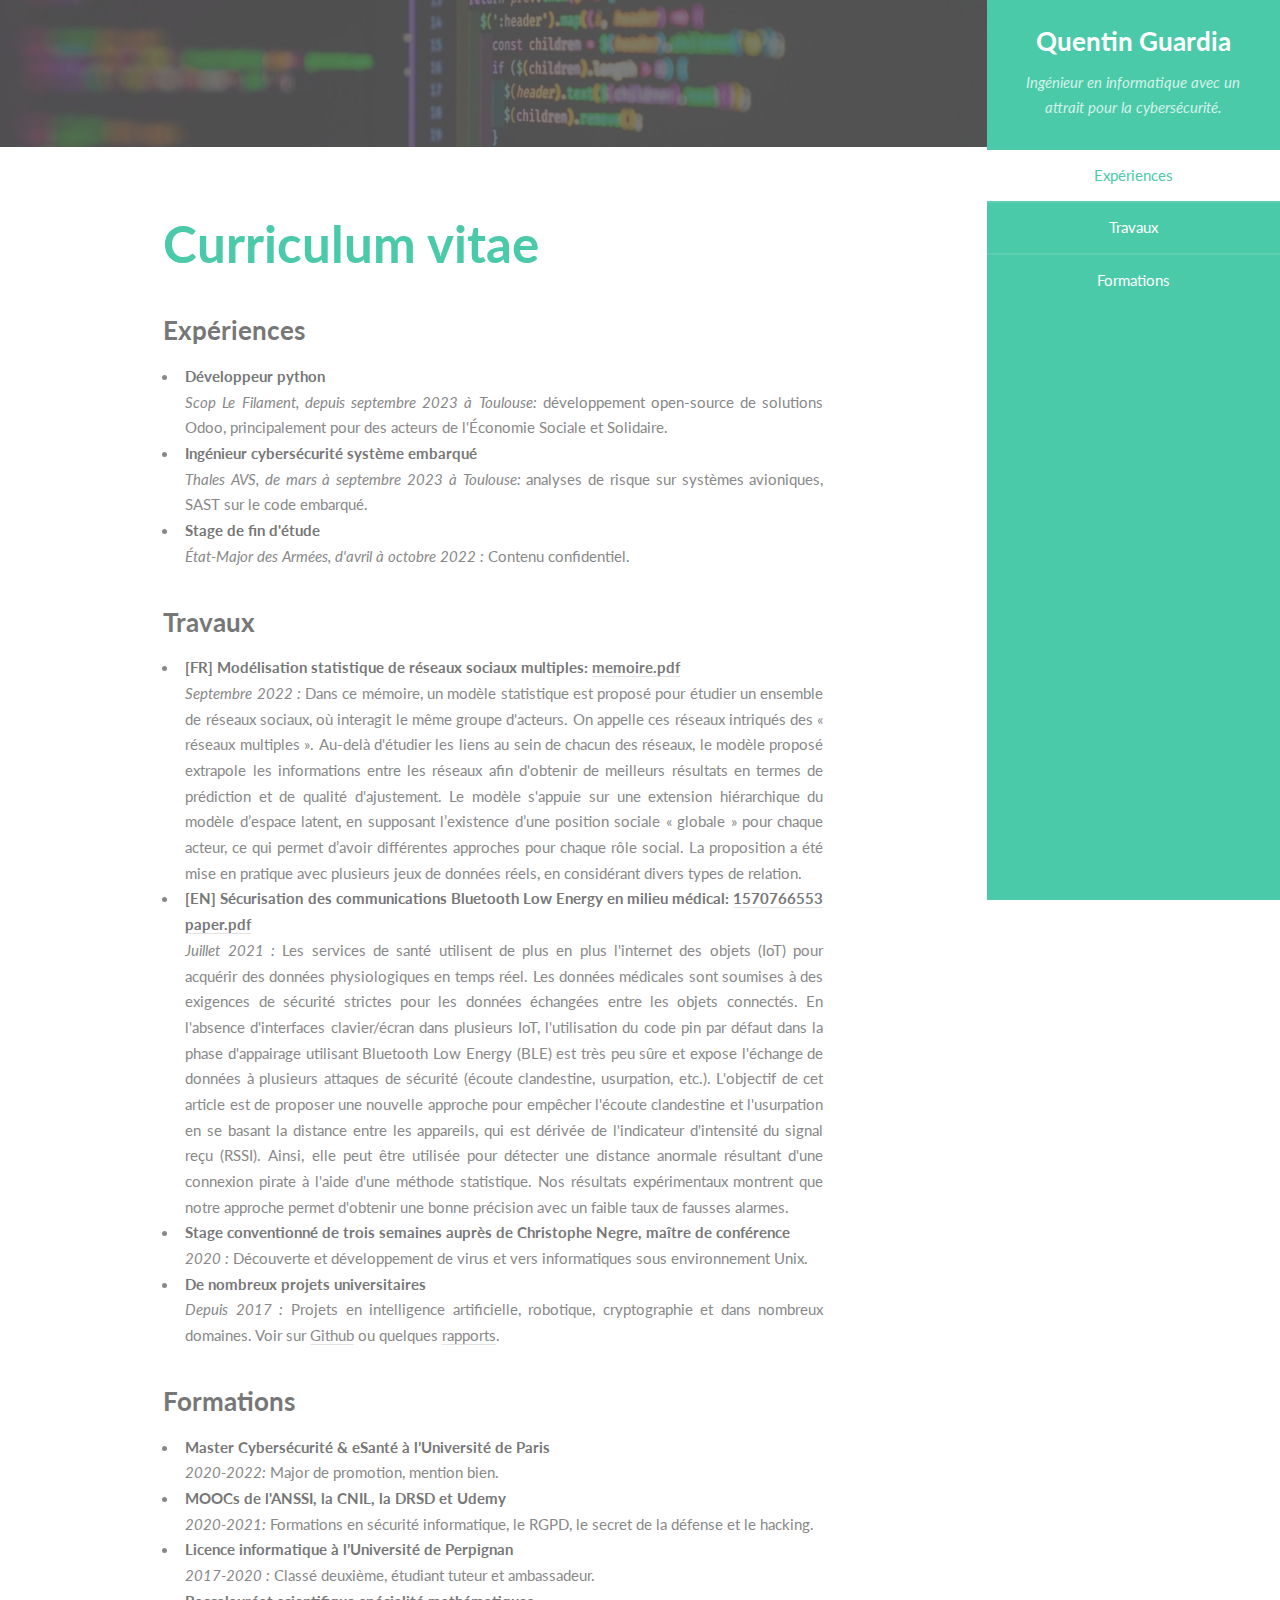
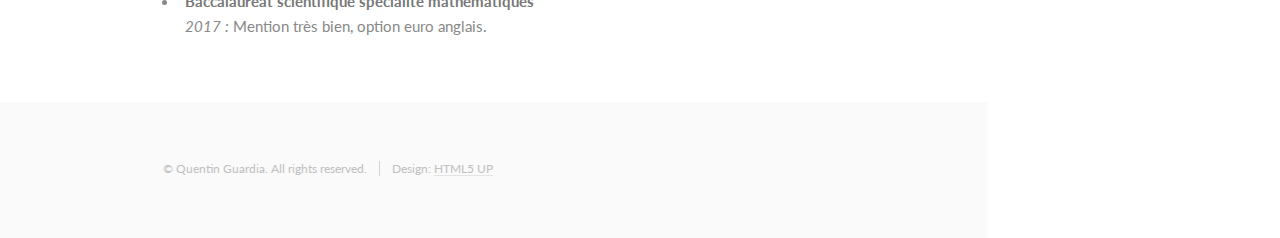
<file: index.html>
<!DOCTYPE HTML>
<!--
	Read Only by HTML5 UP
	html5up.net | @ajlkn
	Free for personal and commercial use under the CCA 3.0 license (html5up.net/license)
-->
<html>
	<head>
		<title>Quentin Guardia CV</title>
		<meta charset="utf-8" />
		<meta name="viewport" content="width=device-width, initial-scale=1, user-scalable=no" />
		<link rel="stylesheet" href="assets/css/main.css" />
	</head>
	<body class="is-preload">

		<!-- Header -->
			<section id="header">
				<header>
					
					<h1 id="logo">Quentin Guardia</h1>
					<p>Ingénieur en informatique avec un attrait pour la cybersécurité.</p>
				</header>
				<nav id="nav">
					<ul>
						<li><a href="#one" class="active">Expériences</a></li>
						<li><a href="#two">Travaux</a></li>
						<li><a href="#three">Formations</a></li>
					</ul>
				</nav>
			</section>

		<!-- Wrapper -->
			<div id="wrapper">

				<!-- Main -->
					<div id="main">

						<!-- One -->
							<section id="one">
								<div class="image main" data-position="center">
									<img src="images/banner.png" alt="" />
								</div>
								<div class="container">
								<div id="google_translate_element"></div>

<script type="text/javascript">
function googleTranslateElementInit() {
  new google.translate.TranslateElement({pageLanguage: 'fr'}, 'google_translate_element');
}
</script>

<script type="text/javascript" src="//translate.google.com/translate_a/element.js?cb=googleTranslateElementInit"></script>

									<header class="major">
										<h2>Curriculum vitae</h2>
									</header>
									<h3>Expériences</h3>
									<ul>
									<li>
									<b>Développeur python</b></br>
									<i>Scop Le Filament, depuis septembre 2023 à Toulouse:</i> développement open-source de solutions Odoo, principalement pour des acteurs de l'Économie Sociale et Solidaire.
									
									<li>
									<b>Ingénieur cybersécurité système embarqué</b></br>
									<i>Thales AVS, de mars à septembre 2023 à Toulouse:</i> analyses de risque sur systèmes avioniques, SAST sur le code embarqué.
									</li>
									<li>
									<b>Stage de fin d'étude</b></br>
									<i>État-Major des Armées, d'avril à octobre 2022 :</i> Contenu confidentiel.
									</li>
									
									</ul>
									
									<h3 id="two">Travaux</h3>
									<ul>
									<li>
									<b>[FR] Modélisation statistique de réseaux sociaux multiples: <a href="pdf/memoire.pdf">memoire.pdf</a></b></br>
									<i>Septembre 2022 :</i> Dans ce mémoire, un modèle statistique est proposé pour étudier un ensemble de réseaux sociaux, où interagit le même groupe d'acteurs. On appelle ces réseaux intriqués des « réseaux multiples ». Au-delà d'étudier les liens au sein de chacun des réseaux, le modèle proposé extrapole les informations entre les réseaux afin d'obtenir de meilleurs résultats en termes de prédiction et de qualité d'ajustement. Le modèle s'appuie sur une extension hiérarchique du modèle d’espace latent, en supposant l’existence d’une position sociale « globale » pour chaque acteur, ce qui permet d’avoir différentes approches pour chaque rôle social. La proposition a été mise en pratique avec plusieurs jeux de données réels, en considérant divers types de relation.
									
									<li>
									<b>[EN] Sécurisation des communications Bluetooth Low Energy en milieu médical: <a href="pdf/1570766553 paper.pdf">1570766553 paper.pdf</a></b></br>
									<i>Juillet 2021 :</i> Les services de santé utilisent de plus en plus l'internet des objets (IoT) pour acquérir des données physiologiques en temps réel. Les données médicales sont soumises à des exigences de sécurité strictes pour les données échangées entre les objets connectés. En l'absence d'interfaces clavier/écran dans plusieurs IoT, l'utilisation du code pin par défaut dans la phase d'appairage utilisant Bluetooth Low Energy (BLE) est très peu sûre et expose l'échange de données à plusieurs attaques de sécurité (écoute clandestine, usurpation, etc.). L'objectif de cet article est de proposer une nouvelle approche pour empêcher l'écoute clandestine et l'usurpation en se basant la distance entre les appareils, qui est dérivée de l'indicateur d'intensité du signal reçu (RSSI). Ainsi, elle peut être utilisée pour détecter une distance anormale résultant d'une connexion pirate à l'aide d'une méthode statistique. Nos résultats expérimentaux montrent que notre approche permet d'obtenir une bonne précision avec un faible taux de fausses alarmes.
									</li>
									<li>
									<b>Stage conventionné de trois semaines auprès de Christophe Negre, maître de conférence</b></br>
									<i>2020 :</i> Découverte et développement de virus et vers informatiques sous environnement Unix.
									</li>
									<li>
									<b>De nombreux projets universitaires</b></br>
									<i>Depuis 2017 :</i> Projets en intelligence artificielle, robotique, cryptographie et dans nombreux domaines. Voir sur <a href="https://github.com/66quentin">Github</a> ou quelques <a href="pdf/index.html">rapports</a>.
									</li>
									
									</ul>
									<h3 id="three">Formations</h3>
									<ul>
									<li>
									<b>Master Cybersécurité & eSanté à l’Université de Paris</b></br>
									<i>2020-2022:</i> Major de promotion, mention bien.
									</li>
									<li>
									<b>MOOCs de l'ANSSI, la CNIL, la DRSD et Udemy</b></br>
									<i>2020-2021:</i> Formations en sécurité informatique, le RGPD, le secret de la défense et le hacking.
									</li>
									<li>
									<b>Licence informatique à l’Université de Perpignan</b></br>
									<i>2017-2020 :</i> Classé deuxième, étudiant tuteur et ambassadeur.
									</li>
									<li>
									<b>Baccalauréat scientifique spécialité mathématiques</b></br>
									<i>2017 :</i> Mention très bien, option euro anglais.
									</li>
									</ul>
								</div>
							</section>

					

					

					</div>

				<!-- Footer -->
					<section id="footer">
						<div class="container">
							<ul class="copyright">
								<li>&copy; Quentin Guardia. All rights reserved.</li><li>Design: <a href="http://html5up.net">HTML5 UP</a></li>
							</ul>
						</div>
					</section>

			</div>

		<!-- Scripts -->
			<script src="assets/js/jquery.min.js"></script>
			<script src="assets/js/jquery.scrollex.min.js"></script>
			<script src="assets/js/jquery.scrolly.min.js"></script>
			<script src="assets/js/browser.min.js"></script>
			<script src="assets/js/breakpoints.min.js"></script>
			<script src="assets/js/util.js"></script>
			<script src="assets/js/main.js"></script>

	</body>
</html>
</file>
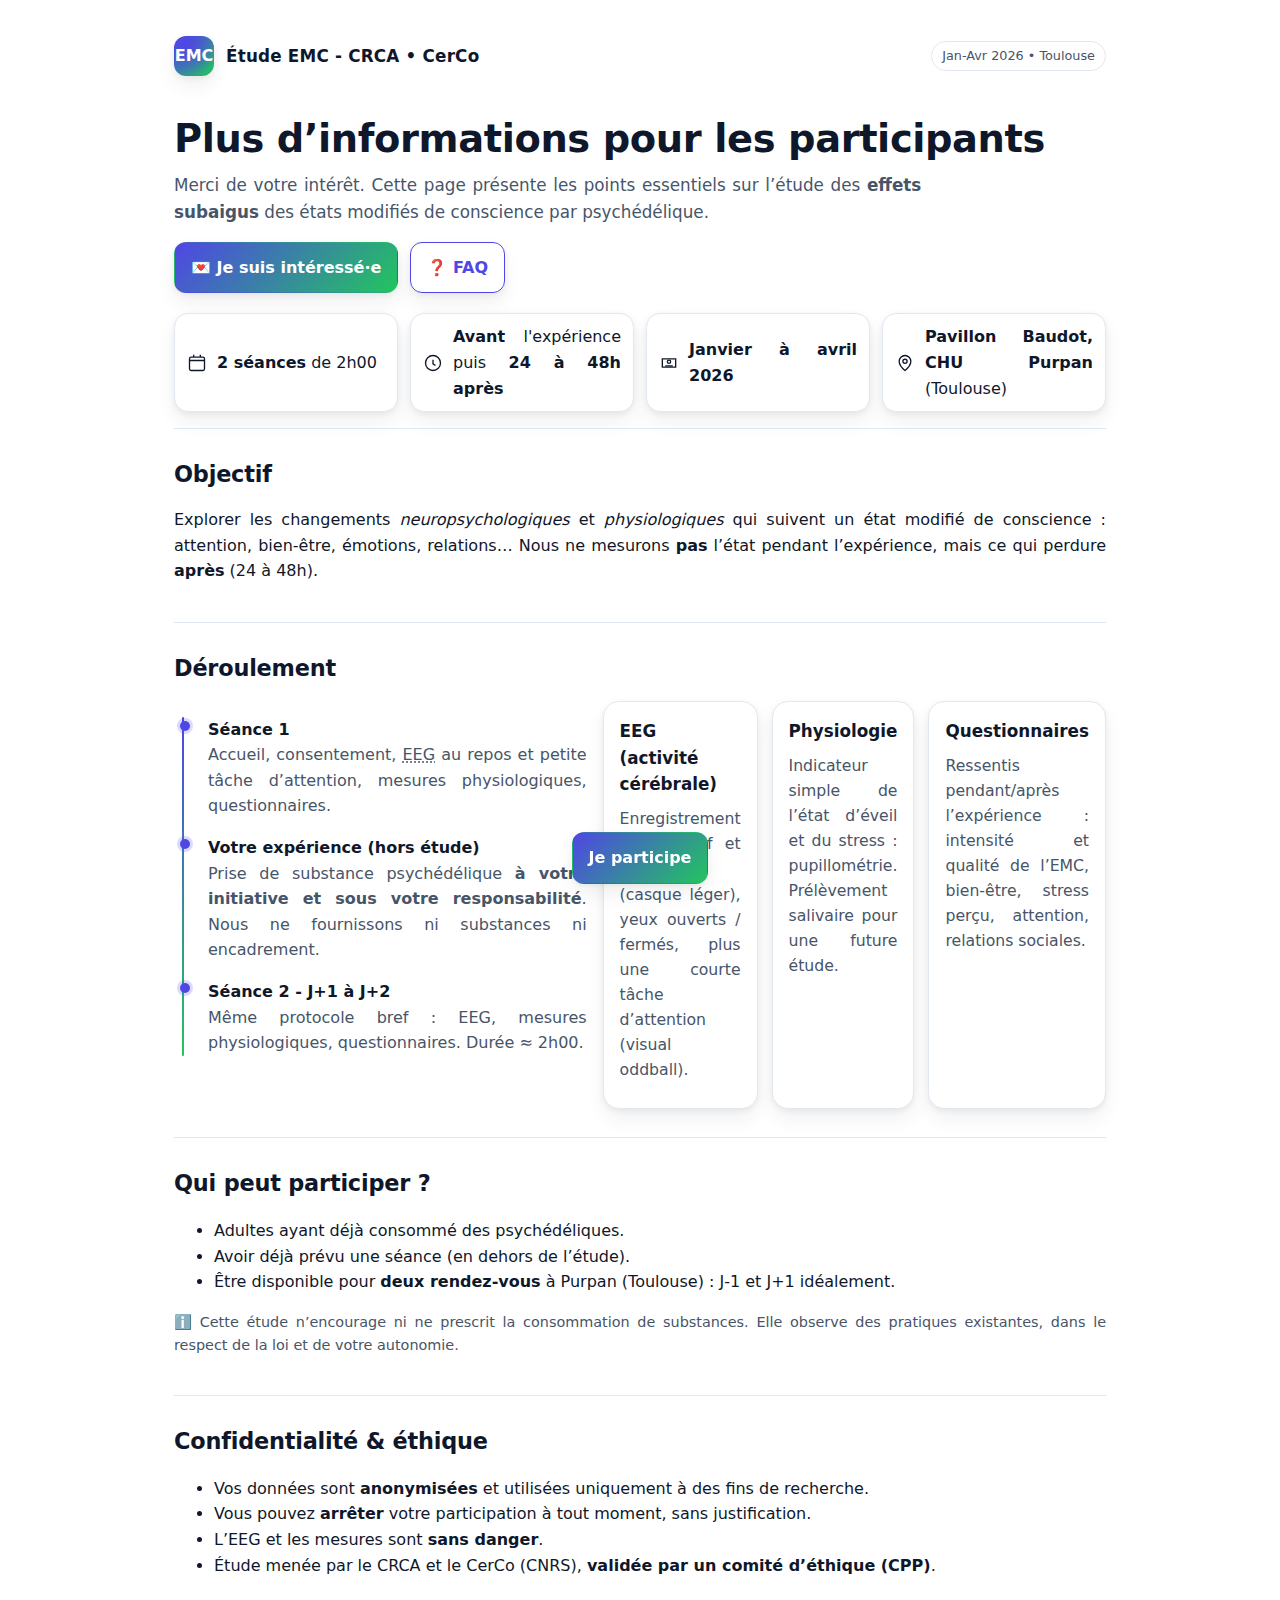
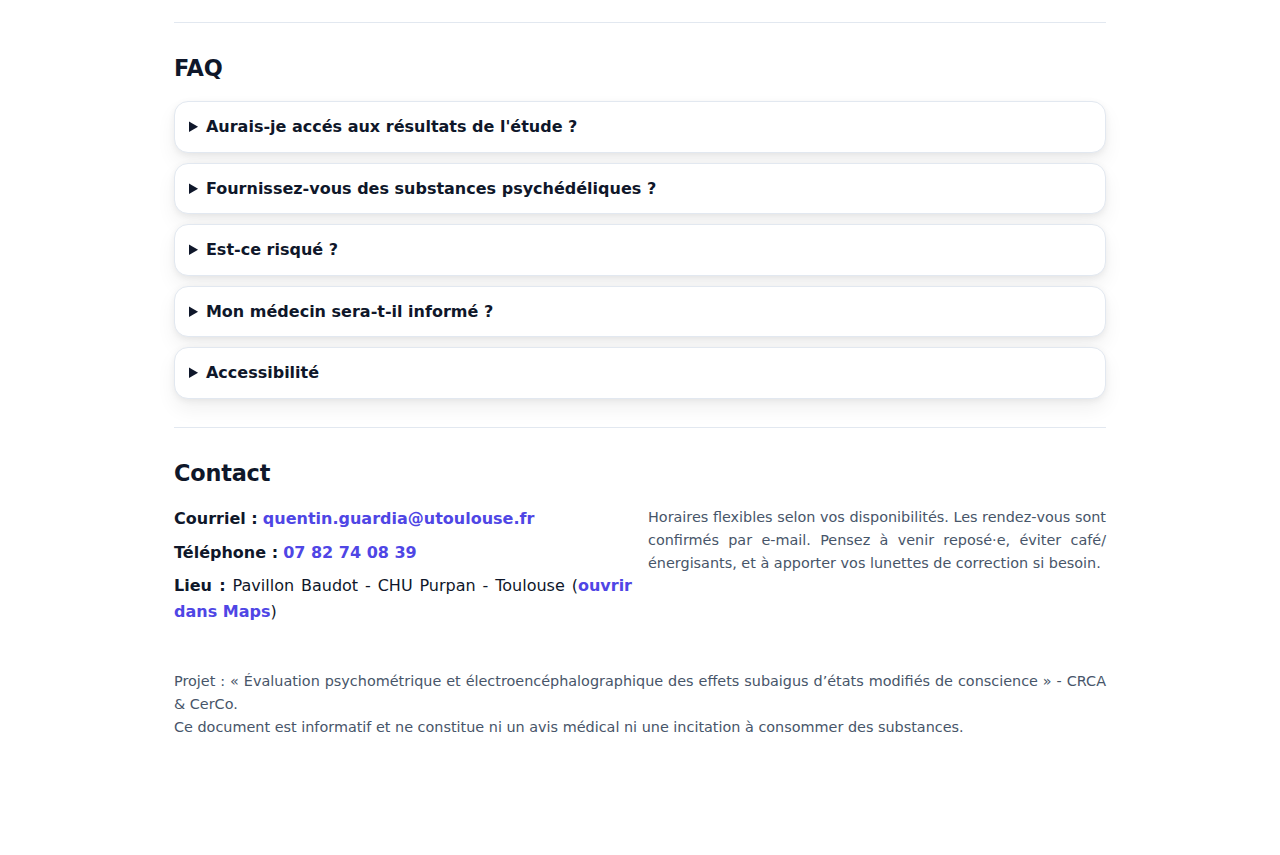
<file: emc.html>
<!doctype html>
<html lang="fr">
<head>
  <meta charset="utf-8" />
  <meta name="viewport" content="width=device-width, initial-scale=1" />
  <title>Étude EMC - Infos participants</title>
  <meta name="description" content="Page d'information pour les participants - Étude sur les effets subaigus des états modifiés de conscience, induits par psychédéliques. CerCo, CRCA (CBI)" />
  <style>
    :root {
      --bg: #ffffff;
      --text: #0f172a; /* slate-900 */
      --muted: #475569; /* slate-600 */
      --brand: #4f46e5; /* indigo-600 */
      --brand-2: #22c55e; /* green-500 */
      --card: #ffffff;
      --border: #e2e8f0; /* slate-200 */
      --shadow: 0 10px 20px rgba(2,6,23,0.06), 0 2px 6px rgba(2,6,23,0.06);
    }
    @media (prefers-color-scheme: dark) {
      :root {
        --bg: #0b0c0f;
        --text: #e5e7eb; /* slate-200 */
        --muted: #9ca3af; /* slate-400 */
        --brand: #818cf8; /* indigo-400 */
        --brand-2: #34d399; /* green-400 */
        --card: #0f172a; /* slate-900 */
        --border: #1f2937; /* slate-800 */
        --shadow: 0 10px 20px rgba(0,0,0,0.3), 0 2px 6px rgba(0,0,0,0.2);
      }
    }
    * { box-sizing: border-box; }
    html, body { height: 100%; }
    body {
      margin: 0;
      font-family: system-ui, -apple-system, "Segoe UI", Roboto, "Helvetica Neue", Arial, "Noto Sans", "Apple Color Emoji", "Segoe UI Emoji";
      color: var(--text);
      background: linear-gradient(180deg, var(--bg), var(--bg)) fixed;
      line-height: 1.6;
      text-align:justify;
      -webkit-font-smoothing: antialiased;
      -moz-osx-font-smoothing: grayscale;
    }
    .container { max-width: 980px; margin: 0 auto; padding: 24px; }
    .header { display:flex; align-items:center; justify-content: space-between; gap:16px; padding: 12px 0 8px; }
    .brand { display:flex; align-items:center; gap:12px; text-decoration:none; color: inherit; }
    .brand-logo { width: 40px; height: 40px; display:grid; place-items:center; border-radius:12px; background: radial-gradient(80% 80% at 30% 20%, var(--brand), transparent), linear-gradient(135deg, var(--brand), var(--brand-2)); color: white; font-weight: 800; box-shadow: var(--shadow); }
    .brand-name { font-weight: 800; letter-spacing: 0.2px; font-size: 1.05rem; }
    .badge { font-size: 0.8rem; color: var(--muted); border: 1px solid var(--border); padding: 4px 10px; border-radius: 999px; }

    .hero { padding: 32px 0 8px; }
    .hero h1 { margin: 0 0 10px; font-size: clamp(1.8rem, 3vw, 2.4rem); line-height: 1.2; letter-spacing: -0.4px; }
    .lead { color: var(--muted); font-size: 1.05rem; max-width: 70ch; }

    .cta-row { display:flex; flex-wrap:wrap; gap:12px; margin-top: 16px; align-items:center; }
    .btn { display:inline-flex; align-items:center; gap:10px; padding: 12px 16px; border-radius: 12px; text-decoration:none; font-weight: 700; border: 1px solid transparent; box-shadow: var(--shadow); }
    .btn-primary { background: linear-gradient(135deg, var(--brand), var(--brand-2)); color: white; }
    .btn-outline { color: var(--brand); background: transparent; border-color: var(--brand); }

    .quickfacts { display:grid; grid-template-columns: repeat(2, minmax(0, 1fr)); gap:12px; margin: 20px 0 8px; }
    @media (min-width: 720px){ .quickfacts { grid-template-columns: repeat(4, minmax(0,1fr)); } }
    .chip { border: 1px solid var(--border); background: var(--card); border-radius: 14px; padding: 10px 12px; display:flex; align-items:center; gap:10px; box-shadow: var(--shadow); }
    .chip svg { flex: 0 0 auto; width: 20px; height: 20px; }

    section { padding: 28px 0; border-top: 1px solid var(--border); }
    section:first-of-type { border-top: 0; }
    h2 { font-size: 1.4rem; margin: 0 0 14px; letter-spacing: -0.2px; }
    p { margin: 0 0 10px; }

    .cards { display:grid; grid-template-columns: 1fr; gap: 14px; }
    @media (min-width: 760px){ .cards { grid-template-columns: repeat(3, 1fr); } }
    .card { background: var(--card); border: 1px solid var(--border); border-radius: 16px; padding: 16px; box-shadow: var(--shadow); }
    .card h3 { margin: 0 0 8px; font-size: 1.05rem; }
    .card p { color: var(--muted); font-size: 0.98rem; }

    .timeline { position: relative; margin: 8px 0; padding-left: 22px; }
    .timeline::before { content:""; position:absolute; left:8px; top:0; bottom:0; width:2px; background: linear-gradient(var(--brand), var(--brand-2)); border-radius:2px; }
    .tstep { position:relative; margin: 16px 0 16px 0; padding-left: 12px; }
    .tstep::before { content:""; position:absolute; left:-16px; top:4px; width:10px; height:10px; border-radius:50%; background: var(--brand); box-shadow: 0 0 0 3px color-mix(in srgb, var(--brand) 20%, transparent); }

    details { border: 1px solid var(--border); border-radius: 14px; padding: 12px 14px; background: var(--card); box-shadow: var(--shadow); }
    details + details { margin-top: 10px; }
    summary { cursor: pointer; font-weight: 700; }
    .muted { color: var(--muted); }

    .grid-2 { display:grid; grid-template-columns: 1fr; gap: 16px; }
    @media (min-width: 860px){ .grid-2 { grid-template-columns: 1fr 1fr; } }

    .contact { display:grid; gap: 8px; }
    .contact a { color: var(--brand); font-weight: 700; text-decoration: none; }

    .notice { font-size: 0.9rem; color: var(--muted); }

    .footer { padding: 18px 0 40px; color: var(--muted); font-size: 0.9rem; }

    .sticky-cta { position: sticky; bottom: 16px; display:flex; justify-content:center; pointer-events:none; }
    .sticky-cta .btn { pointer-events:auto; }

    @media print {
      .btn, .sticky-cta { display:none !important; }
      body { background: #fff; }
      .header, .footer { color: #000; }
      .card, details, .chip { box-shadow: none; }
    }
  </style>
</head>
<body>
  <div class="container">
    <header class="header" aria-label="En-tête">
      <a class="brand" href="#" aria-label="Accueil – Étude EMC">
        <div class="brand-logo" aria-hidden="true">EMC</div>
        <div class="brand-name">Étude EMC - CRCA • CerCo</div>
      </a>
      <span class="badge">Jan-Avr 2026 • Toulouse</span>
    </header>

    <section class="hero" aria-labelledby="titre">
      <h1 id="titre">Plus d’informations pour les participants</h1>
      <p class="lead">Merci de votre intérêt. Cette page présente les points essentiels sur l’étude des <strong>effets subaigus</strong> des états modifiés de conscience par psychédélique.</p>
      <div class="cta-row">
        <a class="btn btn-primary" href="mailto:quentin.guardia@utoulouse.fr?subject=Candidature%20participation%20%E2%80%94%20%C3%89tude%20EMC&body=Bonjour%2C%0A%0AJe%20souhaite%20participer%20%C3%A0%20l%27%C3%A9tude%20EMC%20sur%20les%20psych%C3%A9d%C3%A9liques.%0A%0AMerci%20de%20me%20transmettre%20le%20lien%20me%20permettant%20de%20r%C3%A9server%20mes%20deux%20cr%C3%A9neaux." aria-label="Je suis intéressé·e - écrire un email">💌 Je suis intéressé·e</a>
        <a class="btn btn-outline" href="#faq" aria-label="Aller à la FAQ">❓ FAQ</a>
      </div>

      <div class="quickfacts" aria-label="Informations clés">
        <div class="chip" title="Deux rendez-vous de 1 h 30">
          <svg viewBox="0 0 24 24" fill="none" aria-hidden="true"><path d="M8 2v3M16 2v3M3 9h18M5 5h14a2 2 0 0 1 2 2v12a2 2 0 0 1-2 2H5a2 2 0 0 1-2-2V7a2 2 0 0 1 2-2Z" stroke="currentColor" stroke-width="1.6"/></svg>
          <span><strong>2 séances</strong> de 2h00</span>
        </div>
        <div class="chip" title="Temporalité de l'étude">
          <svg viewBox="0 0 24 24" fill="none" aria-hidden="true"><path d="M12 8v5l3 2" stroke="currentColor" stroke-width="1.6"/><circle cx="12" cy="12" r="9" stroke="currentColor" stroke-width="1.6"/></svg>
          <span><strong>Avant</strong> l'expérience puis <strong>24 à 48h après</strong></span>
        </div>
        <div class="chip" title="Période">
          <svg viewBox="0 0 24 24" fill="none" aria-hidden="true"><path d="M4 7h16v10H4z" stroke="currentColor" stroke-width="1.6"/><path d="M12 12.5a2 2 0 1 0 0-4 2 2 0 0 0 0 4Z" stroke="currentColor" stroke-width="1.6"/><path d="M7.5 15.5h9" stroke="currentColor" stroke-width="1.6"/></svg>
          <span><strong>Janvier à avril 2026</strong></span>
        </div>
        <div class="chip" title="Lieu de l'étude">
          <svg viewBox="0 0 24 24" fill="none" aria-hidden="true"><path d="M12 21s7-5.5 7-11a7 7 0 1 0-14 0c0 5.5 7 11 7 11Z" stroke="currentColor" stroke-width="1.6"/><circle cx="12" cy="10" r="2.5" stroke="currentColor" stroke-width="1.6"/></svg>
          <span><strong>Pavillon Baudot, CHU Purpan</strong> (Toulouse)</span>
        </div>
      </div>
    </section>

    <section aria-labelledby="objectif">
      <h2 id="objectif">Objectif</h2>
      <p>Explorer les changements <em>neuropsychologiques</em> et <em>physiologiques</em> qui suivent un état modifié de conscience : attention, bien‑être, émotions, relations… Nous ne mesurons <strong>pas</strong> l’état pendant l’expérience, mais ce qui perdure <strong>après</strong> (24 à 48h).</p>
    </section>

    <section aria-labelledby="deroulement">
      <h2 id="deroulement">Déroulement</h2>
      <div class="grid-2">
        <div>
          <div class="timeline" aria-label="Étapes">
            <div class="tstep">
              <strong>Séance 1</strong>
              <p class="muted">Accueil, consentement, <abbr title="électroencéphalogramme">EEG</abbr> au repos et petite tâche d’attention, mesures physiologiques, questionnaires.</p>
            </div>
            <div class="tstep">
              <strong>Votre expérience (hors étude)</strong>
              <p class="muted">Prise de substance psychédélique <strong>à votre initiative et sous votre responsabilité</strong>. Nous ne fournissons ni substances ni encadrement.</p>
            </div>
            <div class="tstep">
              <strong>Séance 2 - J+1 à J+2</strong>
              <p class="muted">Même protocole bref : EEG, mesures physiologiques, questionnaires. Durée ≈ 2h00.</p>
            </div>
          </div>
        </div>
        <div>
          <div class="cards" aria-label="Ce que nous mesurons">
            <div class="card">
              <h3>EEG (activité cérébrale)</h3>
              <p>Enregistrement non invasif et indolore (casque léger), yeux ouverts / fermés, plus une courte tâche d’attention (visual oddball).</p>
            </div>
            <div class="card">
              <h3>Physiologie</h3>
              <p>Indicateur simple de l’état d’éveil et du stress : pupillométrie. Prélèvement salivaire pour une future étude.</p>
            </div>
            <div class="card">
              <h3>Questionnaires</h3>
              <p>Ressentis pendant/après l’expérience : intensité et qualité de l’EMC, bien‑être, stress perçu, attention, relations sociales.</p>
            </div>
          </div>
        </div>
      </div>
    </section>

    <section aria-labelledby="profil">
      <h2 id="profil">Qui peut participer ?</h2>
      <ul>
        <li>Adultes ayant déjà consommé des psychédéliques.</li>
        <li>Avoir déjà prévu une séance (en dehors de l’étude).</li>
        <li>Être disponible pour <strong>deux rendez‑vous</strong> à Purpan (Toulouse) : J‑1 et J+1 idéalement.</li>
      </ul>
      <p class="notice">ℹ️ Cette étude n’encourage ni ne prescrit la consommation de substances. Elle observe des pratiques existantes, dans le respect de la loi et de votre autonomie.</p>
    </section>

    <section aria-labelledby="ethique">
      <h2 id="ethique">Confidentialité & éthique</h2>
      <ul>
        <li>Vos données sont <strong>anonymisées</strong> et utilisées uniquement à des fins de recherche.</li>
        <li>Vous pouvez <strong>arrêter</strong> votre participation à tout moment, sans justification.</li>
        <li>L’EEG et les mesures sont <strong>sans danger</strong>.</li>
        <li>Étude menée par le CRCA et le CerCo (CNRS), <strong>validée par un comité d’éthique (CPP)</strong>.</li>
      </ul>
    </section>

    <section id="faq" aria-labelledby="faq-titre">
      <h2 id="faq-titre">FAQ</h2>
      <details>
        <summary>Aurais-je accés aux résultats de l'étude ?</summary>
        <p class="muted"><b>Oui</b>, à l'issue de la recherche, la personne qui s'y est prêtée a le droit d'être informée des résultats globaux de cette recherche, en contactant le responsable de traitement ou le destinataire des données. </p>
      </details>
      <details>
        <summary>Fournissez‑vous des substances psychédéliques ?</summary>
        <p class="muted">Non. L’induction de l’état modifié de conscience est <strong>à votre initiative</strong> et sous votre responsabilité. Nous n’organisons ni ne fournissons l’expérience elle‑même.</p>
      </details>
      <details>
        <summary>Est‑ce risqué ?</summary>
        <p class="muted">Les enregistrements EEG et les mesures physiologiques sont non invasifs et indolores. Vous restez libre d’interrompre à tout moment.</p>
      </details>
      <details>
        <summary>Mon médecin sera‑t‑il informé ?</summary>
        <p class="muted">Uniquement si vous le souhaitez. Par défaut, aucune information n’est transmise à des tiers.</p>
      </details>
      <details>
        <summary>Accessibilité</summary>
        <p class="muted">Si vous avez des besoins spécifiques (mobilité, sensoriel, langue), indiquez‑le lors du premier contact afin que nous adaptions l’accueil.</p>
      </details>
    </section>

    <section aria-labelledby="contact">
      <h2 id="contact">Contact</h2>
      <div class="grid-2">
        <div class="contact">
          <div><strong>Courriel :</strong> <a href="mailto:quentin.guardia@utoulouse.fr">quentin.guardia@utoulouse.fr</a></div>
          <div><strong>Téléphone :</strong> <a href="tel:+33782740839">07 82 74 08 39</a></div>
          <div><strong>Lieu :</strong> Pavillon Baudot - CHU Purpan - Toulouse (<a href="https://maps.app.goo.gl/JLxpDihLvhqTBL3SA" target="_blank" rel="noopener">ouvrir dans Maps</a>)</div>
        </div>
        <div>
          <p class="notice">Horaires flexibles selon vos disponibilités. Les rendez‑vous sont confirmés par e‑mail. Pensez à venir reposé·e, éviter café/énergisants, et à apporter vos lunettes de correction si besoin.</p>
        </div>
      </div>
    </section>

    <footer class="footer" role="contentinfo">
      <div>Projet : « Évaluation psychométrique et électroencéphalographique des effets subaigus d’états modifiés de conscience » - CRCA & CerCo.</div>
      <div class="notice">Ce document est informatif et ne constitue ni un avis médical ni une incitation à consommer des substances.</div>
    </footer>

    <div class="sticky-cta" aria-hidden="false">
      <a class="btn btn-primary" href="mailto:quentin.guardia@utoulouse.fr?subject=Candidature%20participation%20%E2%80%94%20%C3%89tude%20EMC&body=Bonjour%2C%0A%0AJe%20souhaite%20participer%20%C3%A0%20l%27%C3%A9tude%20EMC%20sur%20les%20psych%C3%A9d%C3%A9liques.%0A%0AMerci%20de%20me%20transmettre%20le%20lien%20me%20permettant%20de%20r%C3%A9server%20mes%20deux%20cr%C3%A9neaux.">Je participe</a>
    </div>
  </div>
</body>
</html>
</file>
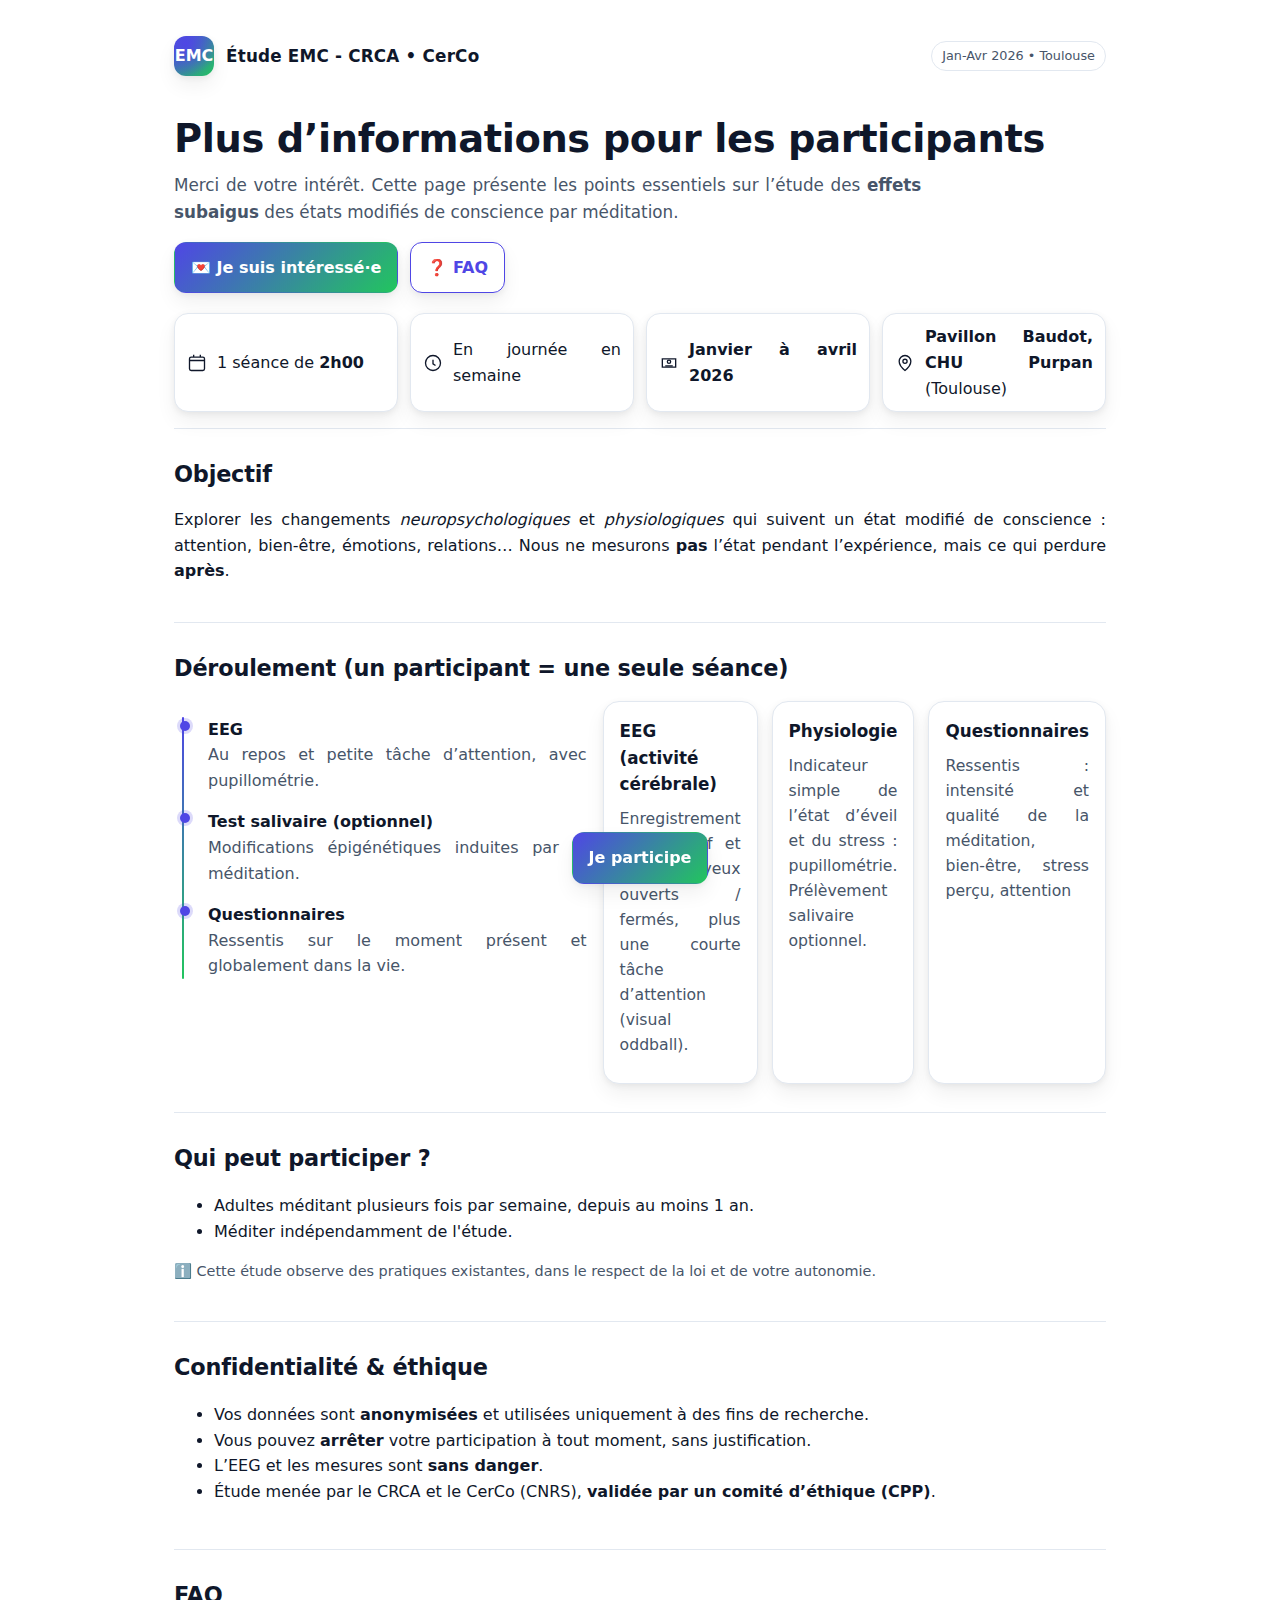
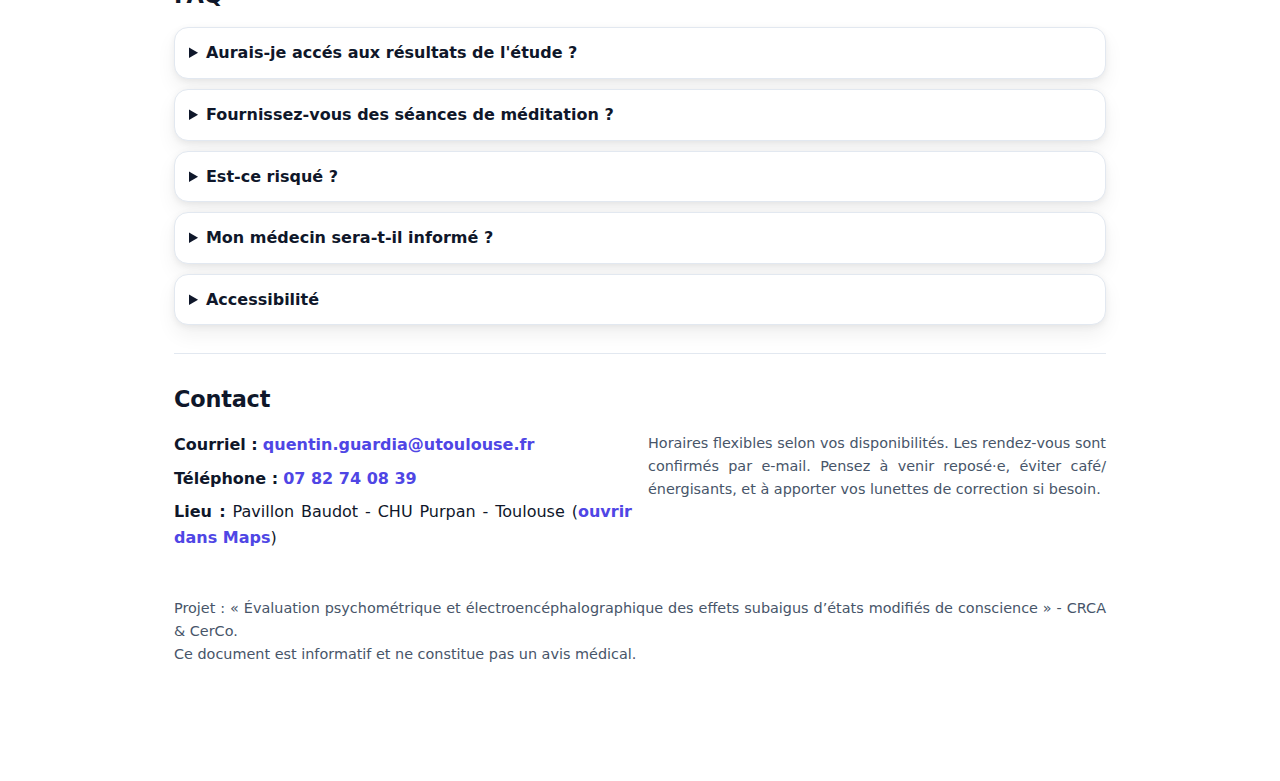
<file: meditation.html>
<!doctype html>
<html lang="fr">
<head>
  <meta charset="utf-8" />
  <meta name="viewport" content="width=device-width, initial-scale=1" />
  <title>Étude EMC - Infos participants</title>
  <meta name="description" content="Page d'information pour les participants - Étude sur les effets subaigus des états modifiés de conscience, induits par méditation. CerCo, CRCA (CBI)" />
  <style>
    :root {
      --bg: #ffffff;
      --text: #0f172a; /* slate-900 */
      --muted: #475569; /* slate-600 */
      --brand: #4f46e5; /* indigo-600 */
      --brand-2: #22c55e; /* green-500 */
      --card: #ffffff;
      --border: #e2e8f0; /* slate-200 */
      --shadow: 0 10px 20px rgba(2,6,23,0.06), 0 2px 6px rgba(2,6,23,0.06);
    }
    @media (prefers-color-scheme: dark) {
      :root {
        --bg: #0b0c0f;
        --text: #e5e7eb; /* slate-200 */
        --muted: #9ca3af; /* slate-400 */
        --brand: #818cf8; /* indigo-400 */
        --brand-2: #34d399; /* green-400 */
        --card: #0f172a; /* slate-900 */
        --border: #1f2937; /* slate-800 */
        --shadow: 0 10px 20px rgba(0,0,0,0.3), 0 2px 6px rgba(0,0,0,0.2);
      }
    }
    * { box-sizing: border-box; }
    html, body { height: 100%; }
    body {
      margin: 0;
      font-family: system-ui, -apple-system, "Segoe UI", Roboto, "Helvetica Neue", Arial, "Noto Sans", "Apple Color Emoji", "Segoe UI Emoji";
      color: var(--text);
      background: linear-gradient(180deg, var(--bg), var(--bg)) fixed;
      line-height: 1.6;
      text-align:justify;
      -webkit-font-smoothing: antialiased;
      -moz-osx-font-smoothing: grayscale;
    }
    .container { max-width: 980px; margin: 0 auto; padding: 24px; }
    .header { display:flex; align-items:center; justify-content: space-between; gap:16px; padding: 12px 0 8px; }
    .brand { display:flex; align-items:center; gap:12px; text-decoration:none; color: inherit; }
    .brand-logo { width: 40px; height: 40px; display:grid; place-items:center; border-radius:12px; background: radial-gradient(80% 80% at 30% 20%, var(--brand), transparent), linear-gradient(135deg, var(--brand), var(--brand-2)); color: white; font-weight: 800; box-shadow: var(--shadow); }
    .brand-name { font-weight: 800; letter-spacing: 0.2px; font-size: 1.05rem; }
    .badge { font-size: 0.8rem; color: var(--muted); border: 1px solid var(--border); padding: 4px 10px; border-radius: 999px; }

    .hero { padding: 32px 0 8px; }
    .hero h1 { margin: 0 0 10px; font-size: clamp(1.8rem, 3vw, 2.4rem); line-height: 1.2; letter-spacing: -0.4px; }
    .lead { color: var(--muted); font-size: 1.05rem; max-width: 70ch; }

    .cta-row { display:flex; flex-wrap:wrap; gap:12px; margin-top: 16px; align-items:center; }
    .btn { display:inline-flex; align-items:center; gap:10px; padding: 12px 16px; border-radius: 12px; text-decoration:none; font-weight: 700; border: 1px solid transparent; box-shadow: var(--shadow); }
    .btn-primary { background: linear-gradient(135deg, var(--brand), var(--brand-2)); color: white; }
    .btn-outline { color: var(--brand); background: transparent; border-color: var(--brand); }

    .quickfacts { display:grid; grid-template-columns: repeat(2, minmax(0, 1fr)); gap:12px; margin: 20px 0 8px; }
    @media (min-width: 720px){ .quickfacts { grid-template-columns: repeat(4, minmax(0,1fr)); } }
    .chip { border: 1px solid var(--border); background: var(--card); border-radius: 14px; padding: 10px 12px; display:flex; align-items:center; gap:10px; box-shadow: var(--shadow); }
    .chip svg { flex: 0 0 auto; width: 20px; height: 20px; }

    section { padding: 28px 0; border-top: 1px solid var(--border); }
    section:first-of-type { border-top: 0; }
    h2 { font-size: 1.4rem; margin: 0 0 14px; letter-spacing: -0.2px; }
    p { margin: 0 0 10px; }

    .cards { display:grid; grid-template-columns: 1fr; gap: 14px; }
    @media (min-width: 760px){ .cards { grid-template-columns: repeat(3, 1fr); } }
    .card { background: var(--card); border: 1px solid var(--border); border-radius: 16px; padding: 16px; box-shadow: var(--shadow); }
    .card h3 { margin: 0 0 8px; font-size: 1.05rem; }
    .card p { color: var(--muted); font-size: 0.98rem; }

    .timeline { position: relative; margin: 8px 0; padding-left: 22px; }
    .timeline::before { content:""; position:absolute; left:8px; top:0; bottom:0; width:2px; background: linear-gradient(var(--brand), var(--brand-2)); border-radius:2px; }
    .tstep { position:relative; margin: 16px 0 16px 0; padding-left: 12px; }
    .tstep::before { content:""; position:absolute; left:-16px; top:4px; width:10px; height:10px; border-radius:50%; background: var(--brand); box-shadow: 0 0 0 3px color-mix(in srgb, var(--brand) 20%, transparent); }

    details { border: 1px solid var(--border); border-radius: 14px; padding: 12px 14px; background: var(--card); box-shadow: var(--shadow); }
    details + details { margin-top: 10px; }
    summary { cursor: pointer; font-weight: 700; }
    .muted { color: var(--muted); }

    .grid-2 { display:grid; grid-template-columns: 1fr; gap: 16px; }
    @media (min-width: 860px){ .grid-2 { grid-template-columns: 1fr 1fr; } }

    .contact { display:grid; gap: 8px; }
    .contact a { color: var(--brand); font-weight: 700; text-decoration: none; }

    .notice { font-size: 0.9rem; color: var(--muted); }

    .footer { padding: 18px 0 40px; color: var(--muted); font-size: 0.9rem; }

    .sticky-cta { position: sticky; bottom: 16px; display:flex; justify-content:center; pointer-events:none; }
    .sticky-cta .btn { pointer-events:auto; }

    @media print {
      .btn, .sticky-cta { display:none !important; }
      body { background: #fff; }
      .header, .footer { color: #000; }
      .card, details, .chip { box-shadow: none; }
    }
  </style>
</head>
<body>
  <div class="container">
    <header class="header" aria-label="En-tête">
      <a class="brand" href="#" aria-label="Accueil – Étude EMC">
        <div class="brand-logo" aria-hidden="true">EMC</div>
        <div class="brand-name">Étude EMC - CRCA • CerCo</div>
      </a>
      <span class="badge">Jan-Avr 2026 • Toulouse</span>
    </header>

    <section class="hero" aria-labelledby="titre">
      <h1 id="titre">Plus d’informations pour les participants</h1>
      <p class="lead">Merci de votre intérêt. Cette page présente les points essentiels sur l’étude des <strong>effets subaigus</strong> des états modifiés de conscience par méditation.</p>
      <div class="cta-row">
        <a class="btn btn-primary" href="mailto:quentin.guardia@utoulouse.fr?subject=Candidature%20participation%20%E2%80%94%20%C3%89tude%20EMC&body=Bonjour%2C%0A%0AJe souhaite participer à l%27%C3%A9tude EMC sur la m%C3%A9ditation.%0A%0AMerci%20de%20me%20transmettre%20le%20lien%20me%20permettant%20de%20r%C3%A9server%20mon%20cr%C3%A9neau." aria-label="Je suis intéressé·e - écrire un email">💌 Je suis intéressé·e</a>
        <a class="btn btn-outline" href="#faq" aria-label="Aller à la FAQ">❓ FAQ</a>
      </div>

      <div class="quickfacts" aria-label="Informations clés">
        <div class="chip" title="Deux rendez-vous de 1 h 30">
          <svg viewBox="0 0 24 24" fill="none" aria-hidden="true"><path d="M8 2v3M16 2v3M3 9h18M5 5h14a2 2 0 0 1 2 2v12a2 2 0 0 1-2 2H5a2 2 0 0 1-2-2V7a2 2 0 0 1 2-2Z" stroke="currentColor" stroke-width="1.6"/></svg>
          <span>1 séance de <strong>2h00</strong></span>
        </div>
        <div class="chip" title="Temporalité de l'étude">
          <svg viewBox="0 0 24 24" fill="none" aria-hidden="true"><path d="M12 8v5l3 2" stroke="currentColor" stroke-width="1.6"/><circle cx="12" cy="12" r="9" stroke="currentColor" stroke-width="1.6"/></svg>
          <span>En journée en semaine</span>
        </div>
        <div class="chip" title="Période">
          <svg viewBox="0 0 24 24" fill="none" aria-hidden="true"><path d="M4 7h16v10H4z" stroke="currentColor" stroke-width="1.6"/><path d="M12 12.5a2 2 0 1 0 0-4 2 2 0 0 0 0 4Z" stroke="currentColor" stroke-width="1.6"/><path d="M7.5 15.5h9" stroke="currentColor" stroke-width="1.6"/></svg>
          <span><strong>Janvier à avril 2026</strong></span>
        </div>
        <div class="chip" title="Lieu de l'étude">
          <svg viewBox="0 0 24 24" fill="none" aria-hidden="true"><path d="M12 21s7-5.5 7-11a7 7 0 1 0-14 0c0 5.5 7 11 7 11Z" stroke="currentColor" stroke-width="1.6"/><circle cx="12" cy="10" r="2.5" stroke="currentColor" stroke-width="1.6"/></svg>
          <span><strong>Pavillon Baudot, CHU Purpan</strong> (Toulouse)</span>
        </div>
      </div>
    </section>

    <section aria-labelledby="objectif">
      <h2 id="objectif">Objectif</h2>
      <p>Explorer les changements <em>neuropsychologiques</em> et <em>physiologiques</em> qui suivent un état modifié de conscience : attention, bien‑être, émotions, relations… Nous ne mesurons <strong>pas</strong> l’état pendant l’expérience, mais ce qui perdure <strong>après</strong>.</p>
    </section>

    <section aria-labelledby="deroulement">
      <h2 id="deroulement">Déroulement (un participant = une seule séance)</h2>
      <div class="grid-2">
        <div>
          <div class="timeline" aria-label="Étapes">
            <div class="tstep">
              <strong>EEG</strong>
              <p class="muted">Au repos et petite tâche d’attention, avec pupillométrie.</p>
            </div>
            <div class="tstep">
              <strong>Test salivaire (optionnel)</strong>
              <p class="muted">Modifications épigénétiques induites par la méditation.</p>
            </div>
            <div class="tstep">
              <strong>Questionnaires</strong>
              <p class="muted">Ressentis sur le moment présent et globalement dans la vie.</p>
            </div>
          </div>
        </div>
        <div>
          <div class="cards" aria-label="Ce que nous mesurons">
            <div class="card">
              <h3>EEG (activité cérébrale)</h3>
              <p>Enregistrement non invasif et indolore, yeux ouverts / fermés, plus une courte tâche d’attention (visual oddball).</p>
            </div>
            <div class="card">
              <h3>Physiologie</h3>
              <p>Indicateur simple de l’état d’éveil et du stress : pupillométrie. Prélèvement salivaire optionnel.</p>
            </div>
            <div class="card">
              <h3>Questionnaires</h3>
              <p>Ressentis : intensité et qualité de la méditation, bien‑être, stress perçu, attention</p>
            </div>
          </div>
        </div>
      </div>
    </section>

    <section aria-labelledby="profil">
      <h2 id="profil">Qui peut participer ?</h2>
      <ul>
        <li>Adultes méditant plusieurs fois par semaine, depuis au moins 1 an.</li>
        <li>Méditer indépendamment de l'étude.</li>
      </ul>
      <p class="notice">ℹ️ Cette étude observe des pratiques existantes, dans le respect de la loi et de votre autonomie.</p>
    </section>

    <section aria-labelledby="ethique">
      <h2 id="ethique">Confidentialité & éthique</h2>
      <ul>
        <li>Vos données sont <strong>anonymisées</strong> et utilisées uniquement à des fins de recherche.</li>
        <li>Vous pouvez <strong>arrêter</strong> votre participation à tout moment, sans justification.</li>
        <li>L’EEG et les mesures sont <strong>sans danger</strong>.</li>
        <li>Étude menée par le CRCA et le CerCo (CNRS), <strong>validée par un comité d’éthique (CPP)</strong>.</li>
      </ul>
    </section>

    <section id="faq" aria-labelledby="faq-titre">
      <h2 id="faq-titre">FAQ</h2>
      <details>
        <summary>Aurais-je accés aux résultats de l'étude ?</summary>
        <p class="muted"><b>Oui</b>, à l'issue de la recherche, la personne qui s'y est prêtée a le droit d'être informée des résultats globaux de cette recherche, en contactant le responsable de traitement ou le destinataire des données. </p>
      </details>
      <details>
        <summary>Fournissez‑vous des séances de méditation ?</summary>
        <p class="muted">Non. L’induction de l’état modifié de conscience est <strong>à votre initiative</strong> et sous votre responsabilité. Nous n’organisons ni ne fournissons l’expérience elle‑même.</p>
      </details>
      <details>
        <summary>Est‑ce risqué ?</summary>
        <p class="muted">Les enregistrements EEG et les mesures physiologiques sont non invasifs et indolores. Vous restez libre d’interrompre à tout moment.</p>
      </details>
      <details>
        <summary>Mon médecin sera‑t‑il informé ?</summary>
        <p class="muted">Uniquement si vous le souhaitez. Par défaut, aucune information n’est transmise à des tiers.</p>
      </details>
      <details>
        <summary>Accessibilité</summary>
        <p class="muted">Si vous avez des besoins spécifiques (mobilité, sensoriel, langue), indiquez‑le lors du premier contact afin que nous adaptions l’accueil.</p>
      </details>
    </section>

    <section aria-labelledby="contact">
      <h2 id="contact">Contact</h2>
      <div class="grid-2">
        <div class="contact">
          <div><strong>Courriel :</strong> <a href="mailto:quentin.guardia@utoulouse.fr">quentin.guardia@utoulouse.fr</a></div>
          <div><strong>Téléphone :</strong> <a href="tel:+33782740839">07 82 74 08 39</a></div>
          <div><strong>Lieu :</strong> Pavillon Baudot - CHU Purpan - Toulouse (<a href="https://maps.app.goo.gl/JLxpDihLvhqTBL3SA" target="_blank" rel="noopener">ouvrir dans Maps</a>)</div>
        </div>
        <div>
          <p class="notice">Horaires flexibles selon vos disponibilités. Les rendez‑vous sont confirmés par e‑mail. Pensez à venir reposé·e, éviter café/énergisants, et à apporter vos lunettes de correction si besoin.</p>
        </div>
      </div>
    </section>

    <footer class="footer" role="contentinfo">
      <div>Projet : « Évaluation psychométrique et électroencéphalographique des effets subaigus d’états modifiés de conscience » - CRCA & CerCo.</div>
      <div class="notice">Ce document est informatif et ne constitue pas un avis médical.</div>
    </footer>

    <div class="sticky-cta" aria-hidden="false">
      <a class="btn btn-primary" href="mailto:quentin.guardia@utoulouse.fr?subject=Candidature%20participation%20%E2%80%94%20%C3%89tude%20EMC&body=Bonjour%2C%0A%0AJe souhaite participer à l%27%C3%A9tude EMC sur la m%C3%A9ditation.%0A%0AMerci%20de%20me%20transmettre%20le%20lien%20me%20permettant%20de%20r%C3%A9server%20mon%20cr%C3%A9neau.">Je participe</a>
    </div>
  </div>
</body>
</html>
</file>
<file: assets/css/main.css>
@import url("fontawesome-all.min.css");
@import url("https://fonts.googleapis.com/css?family=Lato:400,400italic,700,700italic|Source+Code+Pro:400");

/*
	Read Only by HTML5 UP
	html5up.net | @ajlkn
	Free for personal and commercial use under the CCA 3.0 license (html5up.net/license)
*/

html, body, div, span, applet, object,
iframe, h1, h2, h3, h4, h5, h6, p, blockquote,
pre, a, abbr, acronym, address, big, cite,
code, del, dfn, em, img, ins, kbd, q, s, samp,
small, strike, strong, sub, sup, tt, var, b,
u, i, center, dl, dt, dd, ol, ul, li, fieldset,
form, label, legend, table, caption, tbody,
tfoot, thead, tr, th, td, article, aside,
canvas, details, embed, figure, figcaption,
footer, header, hgroup, menu, nav, output, ruby,
section, summary, time, mark, audio, video {
	margin: 0;
	padding: 0;
	border: 0;
	font-size: 100%;
	font: inherit;
	vertical-align: baseline;}

article, aside, details, figcaption, figure,
footer, header, hgroup, menu, nav, section {
	display: block;}

body {
	line-height: 1;
}

ol, ul {
	list-style: none;
}


blockquote, q {
	quotes: none;
}

	blockquote:before, blockquote:after, q:before, q:after {
		content: '';
		content: none;
	}

table {
	border-collapse: collapse;
	border-spacing: 0;
}

body {
	-webkit-text-size-adjust: none;
}

mark {
	background-color: transparent;
	color: inherit;
}

input::-moz-focus-inner {
	border: 0;
	padding: 0;
}

input, select, textarea {
	-moz-appearance: none;
	-webkit-appearance: none;
	-ms-appearance: none;
	appearance: none;
}

/* Basic */

	html {
		box-sizing: border-box;
	}

	*, *:before, *:after {
		box-sizing: inherit;
	}

	body {
		background: #fff;
	}

		body.is-preload *, body.is-preload *:before, body.is-preload *:after {
			-moz-animation: none !important;
			-webkit-animation: none !important;
			-ms-animation: none !important;
			animation: none !important;
			-moz-transition: none !important;
			-webkit-transition: none !important;
			-ms-transition: none !important;
			transition: none !important;
		}

	body, input, select, textarea {
		color: #888;
		font-family: "Lato", sans-serif;
		font-size: 16pt;
		font-weight: 400;
		line-height: 1.75em;
	}

	a {
		-moz-transition: color 0.2s ease-in-out, border-color 0.2s ease-in-out;
		-webkit-transition: color 0.2s ease-in-out, border-color 0.2s ease-in-out;
		-ms-transition: color 0.2s ease-in-out, border-color 0.2s ease-in-out;
		transition: color 0.2s ease-in-out, border-color 0.2s ease-in-out;
		border-bottom: solid 1px #e4e4e4;
		color: inherit;
		text-decoration: none;
	}

		a:hover {
			border-bottom-color: transparent;
			color: #4acaa8 !important;
		}

	strong, b {
		color: #777;
		font-weight: 700;
	}

	em, i {
		font-style: italic;
	}

	p {
		margin: 0 0 2.25em 0;
	}

	h1, h2, h3, h4, h5, h6 {
		color: #777;
		font-weight: 700;
		line-height: 1em;
		margin: 0 0 0.5625em 0;
	}

		h1 a, h2 a, h3 a, h4 a, h5 a, h6 a {
			border: 0;
			color: inherit;
			text-decoration: none;
		}

	h2 {
		font-size: 2em;
		line-height: 1.5em;
	}

	h3 {
		font-size: 1.75em;
		line-height: 1.5em;
	}

	h4 {
		font-size: 1.25em;
		line-height: 1.5em;
	}

	h5 {
		font-size: 0.9em;
		line-height: 1.5em;
	}

	h6 {
		font-size: 0.7em;
		line-height: 1.5em;
	}

	sub {
		font-size: 0.8em;
		position: relative;
		top: 0.5em;
	}

	sup {
		font-size: 0.8em;
		position: relative;
		top: -0.5em;
	}

	hr {
		border: 0;
		border-bottom: solid 2px #f4f4f4;
		margin: 2.25em 0;
	}

		hr.major {
			margin: 3.375em 0;
		}

	blockquote {
		border-left: solid 8px #e4e4e4;
		font-style: italic;
		margin: 0 0 2.25em 0;
		padding: 0.5em 0 0.5em 2em;
	}

	code {
		background: #555;
		border-radius: 5px;
		color: #fff;
		font-family: "Source Code Pro", monospace;
		font-size: 0.9em;
		margin: 0 0.25em;
		padding: 0.25em 0.65em;
	}

	pre {
		font-family: "Source Code Pro", monospace;
		font-size: 0.9em;
		margin: 0 0 2.25em 0;
	}

		pre code {
			-webkit-overflow-scrolling: touch;
			display: block;
			line-height: 1.5em;
			overflow-x: auto;
			padding: 1em 1.5em;
		}

	.align-left {
		text-align: left;
	}

	.align-center {
		text-align: center;
	}

	.align-right {
		text-align: right;
	}

/* Row */

	.row {
		display: flex;
		flex-wrap: wrap;
		box-sizing: border-box;
		align-items: stretch;
	}

		.row > * {
			box-sizing: border-box;
		}

		.row.gtr-uniform > * > :last-child {
			margin-bottom: 0;
		}

		.row.aln-left {
			justify-content: flex-start;
		}

		.row.aln-center {
			justify-content: center;
		}

		.row.aln-right {
			justify-content: flex-end;
		}

		.row.aln-top {
			align-items: flex-start;
		}

		.row.aln-middle {
			align-items: center;
		}

		.row.aln-bottom {
			align-items: flex-end;
		}

		.row > .imp {
			order: -1;
		}

		.row > .col-1 {
			width: 8.33333%;
		}

		.row > .off-1 {
			margin-left: 8.33333%;
		}

		.row > .col-2 {
			width: 16.66667%;
		}

		.row > .off-2 {
			margin-left: 16.66667%;
		}

		.row > .col-3 {
			width: 25%;
		}

		.row > .off-3 {
			margin-left: 25%;
		}

		.row > .col-4 {
			width: 33.33333%;
		}

		.row > .off-4 {
			margin-left: 33.33333%;
		}

		.row > .col-5 {
			width: 41.66667%;
		}

		.row > .off-5 {
			margin-left: 41.66667%;
		}

		.row > .col-6 {
			width: 50%;
		}

		.row > .off-6 {
			margin-left: 50%;
		}

		.row > .col-7 {
			width: 58.33333%;
		}

		.row > .off-7 {
			margin-left: 58.33333%;
		}

		.row > .col-8 {
			width: 66.66667%;
		}

		.row > .off-8 {
			margin-left: 66.66667%;
		}

		.row > .col-9 {
			width: 75%;
		}

		.row > .off-9 {
			margin-left: 75%;
		}

		.row > .col-10 {
			width: 83.33333%;
		}

		.row > .off-10 {
			margin-left: 83.33333%;
		}

		.row > .col-11 {
			width: 91.66667%;
		}

		.row > .off-11 {
			margin-left: 91.66667%;
		}

		.row > .col-12 {
			width: 100%;
		}

		.row > .off-12 {
			margin-left: 100%;
		}

		.row.gtr-0 {
			margin-top: 0;
			margin-left: 0em;
		}

			.row.gtr-0 > * {
				padding: 0 0 0 0em;
			}

			.row.gtr-0.gtr-uniform {
				margin-top: 0em;
			}

				.row.gtr-0.gtr-uniform > * {
					padding-top: 0em;
				}

		.row.gtr-25 {
			margin-top: 0;
			margin-left: -0.5em;
		}

			.row.gtr-25 > * {
				padding: 0 0 0 0.5em;
			}

			.row.gtr-25.gtr-uniform {
				margin-top: -0.5em;
			}

				.row.gtr-25.gtr-uniform > * {
					padding-top: 0.5em;
				}

		.row.gtr-50 {
			margin-top: 0;
			margin-left: -1em;
		}

			.row.gtr-50 > * {
				padding: 0 0 0 1em;
			}

			.row.gtr-50.gtr-uniform {
				margin-top: -1em;
			}

				.row.gtr-50.gtr-uniform > * {
					padding-top: 1em;
				}

		.row {
			margin-top: 0;
			margin-left: -2em;
		}

			.row > * {
				padding: 0 0 0 2em;
			}

			.row.gtr-uniform {
				margin-top: -2em;
			}

				.row.gtr-uniform > * {
					padding-top: 2em;
				}

		.row.gtr-150 {
			margin-top: 0;
			margin-left: -3em;
		}

			.row.gtr-150 > * {
				padding: 0 0 0 3em;
			}

			.row.gtr-150.gtr-uniform {
				margin-top: -3em;
			}

				.row.gtr-150.gtr-uniform > * {
					padding-top: 3em;
				}

		.row.gtr-200 {
			margin-top: 0;
			margin-left: -4em;
		}

			.row.gtr-200 > * {
				padding: 0 0 0 4em;
			}

			.row.gtr-200.gtr-uniform {
				margin-top: -4em;
			}

				.row.gtr-200.gtr-uniform > * {
					padding-top: 4em;
				}

		@media screen and (max-width: 1680px) {

			.row {
				display: flex;
				flex-wrap: wrap;
				box-sizing: border-box;
				align-items: stretch;
			}

				.row > * {
					box-sizing: border-box;
				}

				.row.gtr-uniform > * > :last-child {
					margin-bottom: 0;
				}

				.row.aln-left {
					justify-content: flex-start;
				}

				.row.aln-center {
					justify-content: center;
				}

				.row.aln-right {
					justify-content: flex-end;
				}

				.row.aln-top {
					align-items: flex-start;
				}

				.row.aln-middle {
					align-items: center;
				}

				.row.aln-bottom {
					align-items: flex-end;
				}

				.row > .imp-xlarge {
					order: -1;
				}

				.row > .col-1-xlarge {
					width: 8.33333%;
				}

				.row > .off-1-xlarge {
					margin-left: 8.33333%;
				}

				.row > .col-2-xlarge {
					width: 16.66667%;
				}

				.row > .off-2-xlarge {
					margin-left: 16.66667%;
				}

				.row > .col-3-xlarge {
					width: 25%;
				}

				.row > .off-3-xlarge {
					margin-left: 25%;
				}

				.row > .col-4-xlarge {
					width: 33.33333%;
				}

				.row > .off-4-xlarge {
					margin-left: 33.33333%;
				}

				.row > .col-5-xlarge {
					width: 41.66667%;
				}

				.row > .off-5-xlarge {
					margin-left: 41.66667%;
				}

				.row > .col-6-xlarge {
					width: 50%;
				}

				.row > .off-6-xlarge {
					margin-left: 50%;
				}

				.row > .col-7-xlarge {
					width: 58.33333%;
				}

				.row > .off-7-xlarge {
					margin-left: 58.33333%;
				}

				.row > .col-8-xlarge {
					width: 66.66667%;
				}

				.row > .off-8-xlarge {
					margin-left: 66.66667%;
				}

				.row > .col-9-xlarge {
					width: 75%;
				}

				.row > .off-9-xlarge {
					margin-left: 75%;
				}

				.row > .col-10-xlarge {
					width: 83.33333%;
				}

				.row > .off-10-xlarge {
					margin-left: 83.33333%;
				}

				.row > .col-11-xlarge {
					width: 91.66667%;
				}

				.row > .off-11-xlarge {
					margin-left: 91.66667%;
				}

				.row > .col-12-xlarge {
					width: 100%;
				}

				.row > .off-12-xlarge {
					margin-left: 100%;
				}

				.row.gtr-0 {
					margin-top: 0;
					margin-left: 0em;
				}

					.row.gtr-0 > * {
						padding: 0 0 0 0em;
					}

					.row.gtr-0.gtr-uniform {
						margin-top: 0em;
					}

						.row.gtr-0.gtr-uniform > * {
							padding-top: 0em;
						}

				.row.gtr-25 {
					margin-top: 0;
					margin-left: -0.5em;
				}

					.row.gtr-25 > * {
						padding: 0 0 0 0.5em;
					}

					.row.gtr-25.gtr-uniform {
						margin-top: -0.5em;
					}

						.row.gtr-25.gtr-uniform > * {
							padding-top: 0.5em;
						}

				.row.gtr-50 {
					margin-top: 0;
					margin-left: -1em;
				}

					.row.gtr-50 > * {
						padding: 0 0 0 1em;
					}

					.row.gtr-50.gtr-uniform {
						margin-top: -1em;
					}

						.row.gtr-50.gtr-uniform > * {
							padding-top: 1em;
						}

				.row {
					margin-top: 0;
					margin-left: -2em;
				}

					.row > * {
						padding: 0 0 0 2em;
					}

					.row.gtr-uniform {
						margin-top: -2em;
					}

						.row.gtr-uniform > * {
							padding-top: 2em;
						}

				.row.gtr-150 {
					margin-top: 0;
					margin-left: -3em;
				}

					.row.gtr-150 > * {
						padding: 0 0 0 3em;
					}

					.row.gtr-150.gtr-uniform {
						margin-top: -3em;
					}

						.row.gtr-150.gtr-uniform > * {
							padding-top: 3em;
						}

				.row.gtr-200 {
					margin-top: 0;
					margin-left: -4em;
				}

					.row.gtr-200 > * {
						padding: 0 0 0 4em;
					}

					.row.gtr-200.gtr-uniform {
						margin-top: -4em;
					}

						.row.gtr-200.gtr-uniform > * {
							padding-top: 4em;
						}

		}

		@media screen and (max-width: 1280px) {

			.row {
				display: flex;
				flex-wrap: wrap;
				box-sizing: border-box;
				align-items: stretch;
			}

				.row > * {
					box-sizing: border-box;
				}

				.row.gtr-uniform > * > :last-child {
					margin-bottom: 0;
				}

				.row.aln-left {
					justify-content: flex-start;
				}

				.row.aln-center {
					justify-content: center;
				}

				.row.aln-right {
					justify-content: flex-end;
				}

				.row.aln-top {
					align-items: flex-start;
				}

				.row.aln-middle {
					align-items: center;
				}

				.row.aln-bottom {
					align-items: flex-end;
				}

				.row > .imp-large {
					order: -1;
				}

				.row > .col-1-large {
					width: 8.33333%;
				}

				.row > .off-1-large {
					margin-left: 8.33333%;
				}

				.row > .col-2-large {
					width: 16.66667%;
				}

				.row > .off-2-large {
					margin-left: 16.66667%;
				}

				.row > .col-3-large {
					width: 25%;
				}

				.row > .off-3-large {
					margin-left: 25%;
				}

				.row > .col-4-large {
					width: 33.33333%;
				}

				.row > .off-4-large {
					margin-left: 33.33333%;
				}

				.row > .col-5-large {
					width: 41.66667%;
				}

				.row > .off-5-large {
					margin-left: 41.66667%;
				}

				.row > .col-6-large {
					width: 50%;
				}

				.row > .off-6-large {
					margin-left: 50%;
				}

				.row > .col-7-large {
					width: 58.33333%;
				}

				.row > .off-7-large {
					margin-left: 58.33333%;
				}

				.row > .col-8-large {
					width: 66.66667%;
				}

				.row > .off-8-large {
					margin-left: 66.66667%;
				}

				.row > .col-9-large {
					width: 75%;
				}

				.row > .off-9-large {
					margin-left: 75%;
				}

				.row > .col-10-large {
					width: 83.33333%;
				}

				.row > .off-10-large {
					margin-left: 83.33333%;
				}

				.row > .col-11-large {
					width: 91.66667%;
				}

				.row > .off-11-large {
					margin-left: 91.66667%;
				}

				.row > .col-12-large {
					width: 100%;
				}

				.row > .off-12-large {
					margin-left: 100%;
				}

				.row.gtr-0 {
					margin-top: 0;
					margin-left: 0em;
				}

					.row.gtr-0 > * {
						padding: 0 0 0 0em;
					}

					.row.gtr-0.gtr-uniform {
						margin-top: 0em;
					}

						.row.gtr-0.gtr-uniform > * {
							padding-top: 0em;
						}

				.row.gtr-25 {
					margin-top: 0;
					margin-left: -0.375em;
				}

					.row.gtr-25 > * {
						padding: 0 0 0 0.375em;
					}

					.row.gtr-25.gtr-uniform {
						margin-top: -0.375em;
					}

						.row.gtr-25.gtr-uniform > * {
							padding-top: 0.375em;
						}

				.row.gtr-50 {
					margin-top: 0;
					margin-left: -0.75em;
				}

					.row.gtr-50 > * {
						padding: 0 0 0 0.75em;
					}

					.row.gtr-50.gtr-uniform {
						margin-top: -0.75em;
					}

						.row.gtr-50.gtr-uniform > * {
							padding-top: 0.75em;
						}

				.row {
					margin-top: 0;
					margin-left: -1.5em;
				}

					.row > * {
						padding: 0 0 0 1.5em;
					}

					.row.gtr-uniform {
						margin-top: -1.5em;
					}

						.row.gtr-uniform > * {
							padding-top: 1.5em;
						}

				.row.gtr-150 {
					margin-top: 0;
					margin-left: -2.25em;
				}

					.row.gtr-150 > * {
						padding: 0 0 0 2.25em;
					}

					.row.gtr-150.gtr-uniform {
						margin-top: -2.25em;
					}

						.row.gtr-150.gtr-uniform > * {
							padding-top: 2.25em;
						}

				.row.gtr-200 {
					margin-top: 0;
					margin-left: -3em;
				}

					.row.gtr-200 > * {
						padding: 0 0 0 3em;
					}

					.row.gtr-200.gtr-uniform {
						margin-top: -3em;
					}

						.row.gtr-200.gtr-uniform > * {
							padding-top: 3em;
						}

		}

		@media screen and (max-width: 1024px) {

			.row {
				display: flex;
				flex-wrap: wrap;
				box-sizing: border-box;
				align-items: stretch;
			}

				.row > * {
					box-sizing: border-box;
				}

				.row.gtr-uniform > * > :last-child {
					margin-bottom: 0;
				}

				.row.aln-left {
					justify-content: flex-start;
				}

				.row.aln-center {
					justify-content: center;
				}

				.row.aln-right {
					justify-content: flex-end;
				}

				.row.aln-top {
					align-items: flex-start;
				}

				.row.aln-middle {
					align-items: center;
				}

				.row.aln-bottom {
					align-items: flex-end;
				}

				.row > .imp-medium {
					order: -1;
				}

				.row > .col-1-medium {
					width: 8.33333%;
				}

				.row > .off-1-medium {
					margin-left: 8.33333%;
				}

				.row > .col-2-medium {
					width: 16.66667%;
				}

				.row > .off-2-medium {
					margin-left: 16.66667%;
				}

				.row > .col-3-medium {
					width: 25%;
				}

				.row > .off-3-medium {
					margin-left: 25%;
				}

				.row > .col-4-medium {
					width: 33.33333%;
				}

				.row > .off-4-medium {
					margin-left: 33.33333%;
				}

				.row > .col-5-medium {
					width: 41.66667%;
				}

				.row > .off-5-medium {
					margin-left: 41.66667%;
				}

				.row > .col-6-medium {
					width: 50%;
				}

				.row > .off-6-medium {
					margin-left: 50%;
				}

				.row > .col-7-medium {
					width: 58.33333%;
				}

				.row > .off-7-medium {
					margin-left: 58.33333%;
				}

				.row > .col-8-medium {
					width: 66.66667%;
				}

				.row > .off-8-medium {
					margin-left: 66.66667%;
				}

				.row > .col-9-medium {
					width: 75%;
				}

				.row > .off-9-medium {
					margin-left: 75%;
				}

				.row > .col-10-medium {
					width: 83.33333%;
				}

				.row > .off-10-medium {
					margin-left: 83.33333%;
				}

				.row > .col-11-medium {
					width: 91.66667%;
				}

				.row > .off-11-medium {
					margin-left: 91.66667%;
				}

				.row > .col-12-medium {
					width: 100%;
				}

				.row > .off-12-medium {
					margin-left: 100%;
				}

				.row.gtr-0 {
					margin-top: 0;
					margin-left: 0em;
				}

					.row.gtr-0 > * {
						padding: 0 0 0 0em;
					}

					.row.gtr-0.gtr-uniform {
						margin-top: 0em;
					}

						.row.gtr-0.gtr-uniform > * {
							padding-top: 0em;
						}

				.row.gtr-25 {
					margin-top: 0;
					margin-left: -0.375em;
				}

					.row.gtr-25 > * {
						padding: 0 0 0 0.375em;
					}

					.row.gtr-25.gtr-uniform {
						margin-top: -0.375em;
					}

						.row.gtr-25.gtr-uniform > * {
							padding-top: 0.375em;
						}

				.row.gtr-50 {
					margin-top: 0;
					margin-left: -0.75em;
				}

					.row.gtr-50 > * {
						padding: 0 0 0 0.75em;
					}

					.row.gtr-50.gtr-uniform {
						margin-top: -0.75em;
					}

						.row.gtr-50.gtr-uniform > * {
							padding-top: 0.75em;
						}

				.row {
					margin-top: 0;
					margin-left: -1.5em;
				}

					.row > * {
						padding: 0 0 0 1.5em;
					}

					.row.gtr-uniform {
						margin-top: -1.5em;
					}

						.row.gtr-uniform > * {
							padding-top: 1.5em;
						}

				.row.gtr-150 {
					margin-top: 0;
					margin-left: -2.25em;
				}

					.row.gtr-150 > * {
						padding: 0 0 0 2.25em;
					}

					.row.gtr-150.gtr-uniform {
						margin-top: -2.25em;
					}

						.row.gtr-150.gtr-uniform > * {
							padding-top: 2.25em;
						}

				.row.gtr-200 {
					margin-top: 0;
					margin-left: -3em;
				}

					.row.gtr-200 > * {
						padding: 0 0 0 3em;
					}

					.row.gtr-200.gtr-uniform {
						margin-top: -3em;
					}

						.row.gtr-200.gtr-uniform > * {
							padding-top: 3em;
						}

		}

		@media screen and (max-width: 736px) {

			.row {
				display: flex;
				flex-wrap: wrap;
				box-sizing: border-box;
				align-items: stretch;
			}

				.row > * {
					box-sizing: border-box;
				}

				.row.gtr-uniform > * > :last-child {
					margin-bottom: 0;
				}

				.row.aln-left {
					justify-content: flex-start;
				}

				.row.aln-center {
					justify-content: center;
				}

				.row.aln-right {
					justify-content: flex-end;
				}

				.row.aln-top {
					align-items: flex-start;
				}

				.row.aln-middle {
					align-items: center;
				}

				.row.aln-bottom {
					align-items: flex-end;
				}

				.row > .imp-small {
					order: -1;
				}

				.row > .col-1-small {
					width: 8.33333%;
				}

				.row > .off-1-small {
					margin-left: 8.33333%;
				}

				.row > .col-2-small {
					width: 16.66667%;
				}

				.row > .off-2-small {
					margin-left: 16.66667%;
				}

				.row > .col-3-small {
					width: 25%;
				}

				.row > .off-3-small {
					margin-left: 25%;
				}

				.row > .col-4-small {
					width: 33.33333%;
				}

				.row > .off-4-small {
					margin-left: 33.33333%;
				}

				.row > .col-5-small {
					width: 41.66667%;
				}

				.row > .off-5-small {
					margin-left: 41.66667%;
				}

				.row > .col-6-small {
					width: 50%;
				}

				.row > .off-6-small {
					margin-left: 50%;
				}

				.row > .col-7-small {
					width: 58.33333%;
				}

				.row > .off-7-small {
					margin-left: 58.33333%;
				}

				.row > .col-8-small {
					width: 66.66667%;
				}

				.row > .off-8-small {
					margin-left: 66.66667%;
				}

				.row > .col-9-small {
					width: 75%;
				}

				.row > .off-9-small {
					margin-left: 75%;
				}

				.row > .col-10-small {
					width: 83.33333%;
				}

				.row > .off-10-small {
					margin-left: 83.33333%;
				}

				.row > .col-11-small {
					width: 91.66667%;
				}

				.row > .off-11-small {
					margin-left: 91.66667%;
				}

				.row > .col-12-small {
					width: 100%;
				}

				.row > .off-12-small {
					margin-left: 100%;
				}

				.row.gtr-0 {
					margin-top: 0;
					margin-left: 0em;
				}

					.row.gtr-0 > * {
						padding: 0 0 0 0em;
					}

					.row.gtr-0.gtr-uniform {
						margin-top: 0em;
					}

						.row.gtr-0.gtr-uniform > * {
							padding-top: 0em;
						}

				.row.gtr-25 {
					margin-top: 0;
					margin-left: -0.3125em;
				}

					.row.gtr-25 > * {
						padding: 0 0 0 0.3125em;
					}

					.row.gtr-25.gtr-uniform {
						margin-top: -0.3125em;
					}

						.row.gtr-25.gtr-uniform > * {
							padding-top: 0.3125em;
						}

				.row.gtr-50 {
					margin-top: 0;
					margin-left: -0.625em;
				}

					.row.gtr-50 > * {
						padding: 0 0 0 0.625em;
					}

					.row.gtr-50.gtr-uniform {
						margin-top: -0.625em;
					}

						.row.gtr-50.gtr-uniform > * {
							padding-top: 0.625em;
						}

				.row {
					margin-top: 0;
					margin-left: -1.25em;
				}

					.row > * {
						padding: 0 0 0 1.25em;
					}

					.row.gtr-uniform {
						margin-top: -1.25em;
					}

						.row.gtr-uniform > * {
							padding-top: 1.25em;
						}

				.row.gtr-150 {
					margin-top: 0;
					margin-left: -1.875em;
				}

					.row.gtr-150 > * {
						padding: 0 0 0 1.875em;
					}

					.row.gtr-150.gtr-uniform {
						margin-top: -1.875em;
					}

						.row.gtr-150.gtr-uniform > * {
							padding-top: 1.875em;
						}

				.row.gtr-200 {
					margin-top: 0;
					margin-left: -2.5em;
				}

					.row.gtr-200 > * {
						padding: 0 0 0 2.5em;
					}

					.row.gtr-200.gtr-uniform {
						margin-top: -2.5em;
					}

						.row.gtr-200.gtr-uniform > * {
							padding-top: 2.5em;
						}

		}

		@media screen and (max-width: 480px) {

			.row {
				display: flex;
				flex-wrap: wrap;
				box-sizing: border-box;
				align-items: stretch;
			}

				.row > * {
					box-sizing: border-box;
				}

				.row.gtr-uniform > * > :last-child {
					margin-bottom: 0;
				}

				.row.aln-left {
					justify-content: flex-start;
				}

				.row.aln-center {
					justify-content: center;
				}

				.row.aln-right {
					justify-content: flex-end;
				}

				.row.aln-top {
					align-items: flex-start;
				}

				.row.aln-middle {
					align-items: center;
				}

				.row.aln-bottom {
					align-items: flex-end;
				}

				.row > .imp-xsmall {
					order: -1;
				}

				.row > .col-1-xsmall {
					width: 8.33333%;
				}

				.row > .off-1-xsmall {
					margin-left: 8.33333%;
				}

				.row > .col-2-xsmall {
					width: 16.66667%;
				}

				.row > .off-2-xsmall {
					margin-left: 16.66667%;
				}

				.row > .col-3-xsmall {
					width: 25%;
				}

				.row > .off-3-xsmall {
					margin-left: 25%;
				}

				.row > .col-4-xsmall {
					width: 33.33333%;
				}

				.row > .off-4-xsmall {
					margin-left: 33.33333%;
				}

				.row > .col-5-xsmall {
					width: 41.66667%;
				}

				.row > .off-5-xsmall {
					margin-left: 41.66667%;
				}

				.row > .col-6-xsmall {
					width: 50%;
				}

				.row > .off-6-xsmall {
					margin-left: 50%;
				}

				.row > .col-7-xsmall {
					width: 58.33333%;
				}

				.row > .off-7-xsmall {
					margin-left: 58.33333%;
				}

				.row > .col-8-xsmall {
					width: 66.66667%;
				}

				.row > .off-8-xsmall {
					margin-left: 66.66667%;
				}

				.row > .col-9-xsmall {
					width: 75%;
				}

				.row > .off-9-xsmall {
					margin-left: 75%;
				}

				.row > .col-10-xsmall {
					width: 83.33333%;
				}

				.row > .off-10-xsmall {
					margin-left: 83.33333%;
				}

				.row > .col-11-xsmall {
					width: 91.66667%;
				}

				.row > .off-11-xsmall {
					margin-left: 91.66667%;
				}

				.row > .col-12-xsmall {
					width: 100%;
				}

				.row > .off-12-xsmall {
					margin-left: 100%;
				}

				.row.gtr-0 {
					margin-top: 0;
					margin-left: 0em;
				}

					.row.gtr-0 > * {
						padding: 0 0 0 0em;
					}

					.row.gtr-0.gtr-uniform {
						margin-top: 0em;
					}

						.row.gtr-0.gtr-uniform > * {
							padding-top: 0em;
						}

				.row.gtr-25 {
					margin-top: 0;
					margin-left: -0.3125em;
				}

					.row.gtr-25 > * {
						padding: 0 0 0 0.3125em;
					}

					.row.gtr-25.gtr-uniform {
						margin-top: -0.3125em;
					}

						.row.gtr-25.gtr-uniform > * {
							padding-top: 0.3125em;
						}

				.row.gtr-50 {
					margin-top: 0;
					margin-left: -0.625em;
				}

					.row.gtr-50 > * {
						padding: 0 0 0 0.625em;
					}

					.row.gtr-50.gtr-uniform {
						margin-top: -0.625em;
					}

						.row.gtr-50.gtr-uniform > * {
							padding-top: 0.625em;
						}

				.row {
					margin-top: 0;
					margin-left: -1.25em;
				}

					.row > * {
						padding: 0 0 0 1.25em;
					}

					.row.gtr-uniform {
						margin-top: -1.25em;
					}

						.row.gtr-uniform > * {
							padding-top: 1.25em;
						}

				.row.gtr-150 {
					margin-top: 0;
					margin-left: -1.875em;
				}

					.row.gtr-150 > * {
						padding: 0 0 0 1.875em;
					}

					.row.gtr-150.gtr-uniform {
						margin-top: -1.875em;
					}

						.row.gtr-150.gtr-uniform > * {
							padding-top: 1.875em;
						}

				.row.gtr-200 {
					margin-top: 0;
					margin-left: -2.5em;
				}

					.row.gtr-200 > * {
						padding: 0 0 0 2.5em;
					}

					.row.gtr-200.gtr-uniform {
						margin-top: -2.5em;
					}

						.row.gtr-200.gtr-uniform > * {
							padding-top: 2.5em;
						}

		}

/* Container */

	.container {
		margin: 0 auto;
		max-width: calc(100% - 4.5em);
		width: 45em;
		
		text-align: justify;
		text-justify: inter-word;
	}

		.container.xsmall {
			width: 11.25em;
		}

		.container.small {
			width: 22.5em;
		}

		.container.medium {
			width: 33.75em;
		}

		.container.large {
			width: 56.25em;
		}

		.container.xlarge {
			width: 67.5em;
		}

		.container.max {
			width: 100%;
		}

		@media screen and (max-width: 1024px) {

			.container {
				width: 100% !important;
			}

		}

		@media screen and (max-width: 480px) {

			.container {
				max-width: calc(100% - 3.375em);
			}

		}

/* Section/Article */

	section.special, article.special {
		text-align: center;
	}

	header p {
		color: #aaa;
		position: relative;
		margin: 0 0 1.6875em 0;
	}

	header h2 + p {
		font-size: 1.25em;
		margin-top: -0.5em;
		line-height: 1.5em;
	}

	header h3 + p {
		font-size: 1.1em;
		margin-top: -0.35em;
		line-height: 1.5em;
	}

	header h4 + p,
	header h5 + p,
	header h6 + p {
		font-size: 0.9em;
		margin-top: -0.25em;
		line-height: 1.5em;
	}

	header.major h2 {
		color: #4acaa8;
		font-size: 3.5em;
	}

		header.major h2 + p {
			color: #777;
			font-size: 1.75em;
			font-weight: 700;
			margin-top: -0.75em;
		}

/* Form */

	form {
		margin: 0 0 2.25em 0;
	}

	label {
		color: #777;
		display: block;
		font-size: 0.9em;
		font-weight: 700;
		margin: 0 0 1.125em 0;
	}

	input::-moz-focus-inner {
		border: 0;
		padding: 0;
	}

	input[type="text"],
	input[type="password"],
	input[type="email"],
	select,
	textarea {
		-moz-appearance: none;
		-webkit-appearance: none;
		-ms-appearance: none;
		appearance: none;
		border-radius: 5px;
		border: none;
		border: solid 2px #e4e4e4;
		color: inherit;
		display: block;
		outline: 0;
		padding: 0 1em;
		text-decoration: none;
		width: 100%;
	}

		input[type="text"]:invalid,
		input[type="password"]:invalid,
		input[type="email"]:invalid,
		select:invalid,
		textarea:invalid {
			box-shadow: none;
		}

		input[type="text"]:focus,
		input[type="password"]:focus,
		input[type="email"]:focus,
		select:focus,
		textarea:focus {
			border-color: #4acaa8;
		}

	select {
		background-image: url("data:image/svg+xml;charset=utf8,%3Csvg xmlns='http://www.w3.org/2000/svg' width='40' height='40' preserveAspectRatio='none' viewBox='0 0 40 40'%3E%3Cpath d='M9.4,12.3l10.4,10.4l10.4-10.4c0.2-0.2,0.5-0.4,0.9-0.4c0.3,0,0.6,0.1,0.9,0.4l3.3,3.3c0.2,0.2,0.4,0.5,0.4,0.9 c0,0.4-0.1,0.6-0.4,0.9L20.7,31.9c-0.2,0.2-0.5,0.4-0.9,0.4c-0.3,0-0.6-0.1-0.9-0.4L4.3,17.3c-0.2-0.2-0.4-0.5-0.4-0.9 c0-0.4,0.1-0.6,0.4-0.9l3.3-3.3c0.2-0.2,0.5-0.4,0.9-0.4S9.1,12.1,9.4,12.3z' fill='%23e4e4e4' /%3E%3C/svg%3E");
		background-size: 1.25em;
		background-repeat: no-repeat;
		background-position: calc(100% - 1em) center;
		height: 2.75em;
		padding-right: 2.75em;
		text-overflow: ellipsis;
	}

		select option {
			color: #777;
			background: #fff;
		}

		select:focus::-ms-value {
			background-color: transparent;
		}

		select::-ms-expand {
			display: none;
		}

	input[type="text"],
	input[type="password"],
	input[type="email"],
	select {
		height: 2.75em;
	}

	textarea {
		padding: 0.75em 1em;
	}

	input[type="checkbox"],
	input[type="radio"] {
		-moz-appearance: none;
		-webkit-appearance: none;
		-ms-appearance: none;
		appearance: none;
		display: block;
		float: left;
		margin-right: -2em;
		opacity: 0;
		width: 1em;
		z-index: -1;
	}

		input[type="checkbox"] + label,
		input[type="radio"] + label {
			text-decoration: none;
			color: #888;
			cursor: pointer;
			display: inline-block;
			font-size: 1em;
			font-weight: 400;
			padding-left: 2.4em;
			padding-right: 0.75em;
			position: relative;
		}

			input[type="checkbox"] + label:before,
			input[type="radio"] + label:before {
				-moz-osx-font-smoothing: grayscale;
				-webkit-font-smoothing: antialiased;
				display: inline-block;
				font-style: normal;
				font-variant: normal;
				text-rendering: auto;
				line-height: 1;
				text-transform: none !important;
				font-family: 'Font Awesome 5 Free';
				font-weight: 900;
			}

			input[type="checkbox"] + label:before,
			input[type="radio"] + label:before {
				background: #fafafa;
				border-radius: 5px;
				border: solid 2px #e4e4e4;
				content: '';
				display: inline-block;
				font-size: 0.8em;
				height: 2.0625em;
				left: 0;
				line-height: 2.0625em;
				position: absolute;
				text-align: center;
				top: 0;
				width: 2.0625em;
			}

		input[type="checkbox"]:checked + label:before,
		input[type="radio"]:checked + label:before {
			background: #989898;
			border-color: #989898;
			color: #ffffff;
			content: '\f00c';
		}

		input[type="checkbox"]:focus + label:before,
		input[type="radio"]:focus + label:before {
			border-color: #4acaa8;
		}

	input[type="checkbox"] + label:before {
		border-radius: 5px;
	}

	input[type="radio"] + label:before {
		border-radius: 100%;
	}

	::-webkit-input-placeholder {
		color: #aaa !important;
		font-style: italic;
		opacity: 1.0;
	}

	:-moz-placeholder {
		color: #aaa !important;
		font-style: italic;
		opacity: 1.0;
	}

	::-moz-placeholder {
		color: #aaa !important;
		font-style: italic;
		opacity: 1.0;
	}

	:-ms-input-placeholder {
		color: #aaa !important;
		font-style: italic;
		opacity: 1.0;
	}

/* Box */

	.box {
		border-radius: 5px;
		border: solid 2px #e4e4e4;
		margin-bottom: 2.25em;
		padding: 1.5em;
	}

		.box > :last-child,
		.box > :last-child > :last-child,
		.box > :last-child > :last-child > :last-child {
			margin-bottom: 0;
		}

		.box.alt {
			border: 0;
			border-radius: 0;
			padding: 0;
		}

/* Icon */

	.icon {
		text-decoration: none;
		border-bottom: none;
		position: relative;
	}

		.icon:before {
			-moz-osx-font-smoothing: grayscale;
			-webkit-font-smoothing: antialiased;
			display: inline-block;
			font-style: normal;
			font-variant: normal;
			text-rendering: auto;
			line-height: 1;
			text-transform: none !important;
			font-family: 'Font Awesome 5 Free';
			font-weight: 400;
		}

		.icon > .label {
			display: none;
		}

		.icon:before {
			line-height: inherit;
		}

		.icon.solid:before {
			font-weight: 900;
		}

		.icon.brands:before {
			font-family: 'Font Awesome 5 Brands';
		}

/* Image */

	.image {
		border-radius: 5px;
		border: 0;
		display: inline-block;
		position: relative;
	}

		.image[data-position] img {
			-moz-object-fit: cover;
			-webkit-object-fit: cover;
			-ms-object-fit: cover;
			object-fit: cover;
			display: block;
			position: absolute;
			top: 0;
			left: 0;
			width: 100%;
			height: 100%;
		}

		.image[data-position="top left"] img {
			-moz-object-position: top left;
			-webkit-object-position: top left;
			-ms-object-position: top left;
			object-position: top left;
		}

		.image[data-position="top"] img {
			-moz-object-position: top;
			-webkit-object-position: top;
			-ms-object-position: top;
			object-position: top;
		}

		.image[data-position="top right"] img {
			-moz-object-position: top right;
			-webkit-object-position: top right;
			-ms-object-position: top right;
			object-position: top right;
		}

		.image[data-position="right"] img {
			-moz-object-position: right;
			-webkit-object-position: right;
			-ms-object-position: right;
			object-position: right;
		}

		.image[data-position="bottom right"] img {
			-moz-object-position: bottom right;
			-webkit-object-position: bottom right;
			-ms-object-position: bottom right;
			object-position: bottom right;
		}

		.image[data-position="bottom"] img {
			-moz-object-position: bottom;
			-webkit-object-position: bottom;
			-ms-object-position: bottom;
			object-position: bottom;
		}

		.image[data-position="bottom left"] img {
			-moz-object-position: bottom left;
			-webkit-object-position: bottom left;
			-ms-object-position: bottom left;
			object-position: bottom left;
		}

		.image[data-position="left"] img {
			-moz-object-position: left;
			-webkit-object-position: left;
			-ms-object-position: left;
			object-position: left;
		}

		.image[data-position="center"] img {
			-moz-object-position: center;
			-webkit-object-position: center;
			-ms-object-position: center;
			object-position: center;
		}

		.image[data-position="25% 25%"] img {
			-moz-object-position: 25% 25%;
			-webkit-object-position: 25% 25%;
			-ms-object-position: 25% 25%;
			object-position: 25% 25%;
		}

		.image[data-position="75% 25%"] img {
			-moz-object-position: 75% 25%;
			-webkit-object-position: 75% 25%;
			-ms-object-position: 75% 25%;
			object-position: 75% 25%;
		}

		.image[data-position="75% 75%"] img {
			-moz-object-position: 75% 75%;
			-webkit-object-position: 75% 75%;
			-ms-object-position: 75% 75%;
			object-position: 75% 75%;
		}

		.image[data-position="25% 75%"] img {
			-moz-object-position: 25% 75%;
			-webkit-object-position: 25% 75%;
			-ms-object-position: 25% 75%;
			object-position: 25% 75%;
		}

		.image img {
			border-radius: 5px;
			display: block;
		}

		.image.left {
			float: left;
			margin: 0 2.5em 2em 0;
			top: 0.25em;
		}

		.image.right {
			float: right;
			margin: 0 0 2em 2.5em;
			top: 0.25em;
		}

		.image.fit {
			display: block;
			margin: 0 0 2.25em 0;
			width: 100%;
		}

			.image.fit img {
				display: block;
				width: 100%;
			}

		.image.avatar {
			border-radius: 100%;
			overflow: hidden;
		}

			.image.avatar img {
				border-radius: 100%;
				display: block;
				width: 100%;
			}

		.image.main {
			display: block;
			height: 10em;
			border-radius: 0;
		}

			.image.main img {
				border-radius: 0;
			}

/* List */

	ol {
		list-style: decimal;
		margin: 0 0 2.25em 0;
		padding-left: 1.25em;
	}

		ol li {
			padding-left: 0.25em;
		}

	ul {
		list-style: disc;
		margin: 0 0 2.25em 0;
		padding-left: 1em;
	}

		ul li {
			padding-left: 0.5em;
		}

		ul.alt {
			list-style: none;
			padding-left: 0;
		}

			ul.alt li {
				border-top: solid 2px #f4f4f4;
				padding: 0.5em 0;
			}

				ul.alt li:first-child {
					border-top: 0;
					padding-top: 0;
				}

	dl {
		margin: 0 0 2.25em 0;
	}

/* Actions */

	ul.actions {
		display: -moz-flex;
		display: -webkit-flex;
		display: -ms-flex;
		display: flex;
		cursor: default;
		list-style: none;
		margin-left: -1.125em;
		padding-left: 0;
	}

		ul.actions li {
			padding: 0 0 0 1.125em;
			vertical-align: middle;
		}

		ul.actions.special {
			-moz-justify-content: center;
			-webkit-justify-content: center;
			-ms-justify-content: center;
			justify-content: center;
			width: 100%;
			margin-left: 0;
		}

			ul.actions.special li:first-child {
				padding-left: 0;
			}

		ul.actions.stacked {
			-moz-flex-direction: column;
			-webkit-flex-direction: column;
			-ms-flex-direction: column;
			flex-direction: column;
			margin-left: 0;
		}

			ul.actions.stacked li {
				padding: 1.125em 0 0 0;
			}

				ul.actions.stacked li:first-child {
					padding-top: 0;
				}

		ul.actions.fit {
			width: calc(100% + 1.125em);
		}

			ul.actions.fit li {
				-moz-flex-grow: 1;
				-webkit-flex-grow: 1;
				-ms-flex-grow: 1;
				flex-grow: 1;
				-moz-flex-shrink: 1;
				-webkit-flex-shrink: 1;
				-ms-flex-shrink: 1;
				flex-shrink: 1;
				width: 100%;
			}

				ul.actions.fit li > * {
					width: 100%;
				}

			ul.actions.fit.stacked {
				width: 100%;
			}

		@media screen and (max-width: 480px) {

			ul.actions:not(.fixed) {
				-moz-flex-direction: column;
				-webkit-flex-direction: column;
				-ms-flex-direction: column;
				flex-direction: column;
				margin-left: 0;
				width: 100% !important;
			}

				ul.actions:not(.fixed) li {
					-moz-flex-grow: 1;
					-webkit-flex-grow: 1;
					-ms-flex-grow: 1;
					flex-grow: 1;
					-moz-flex-shrink: 1;
					-webkit-flex-shrink: 1;
					-ms-flex-shrink: 1;
					flex-shrink: 1;
					padding: 1.125em 0 0 0;
					text-align: center;
					width: 100%;
				}

					ul.actions:not(.fixed) li > * {
						width: 100%;
					}

					ul.actions:not(.fixed) li:first-child {
						padding-top: 0;
					}

					ul.actions:not(.fixed) li input[type="submit"],
					ul.actions:not(.fixed) li input[type="reset"],
					ul.actions:not(.fixed) li input[type="button"],
					ul.actions:not(.fixed) li button,
					ul.actions:not(.fixed) li .button {
						width: 100%;
					}

						ul.actions:not(.fixed) li input[type="submit"].icon:before,
						ul.actions:not(.fixed) li input[type="reset"].icon:before,
						ul.actions:not(.fixed) li input[type="button"].icon:before,
						ul.actions:not(.fixed) li button.icon:before,
						ul.actions:not(.fixed) li .button.icon:before {
							margin-left: -0.5rem;
						}

		}

/* Feature Icons */

	ul.feature-icons {
		list-style: none;
		padding-left: 0;
	}

		ul.feature-icons li {
			text-decoration: none;
			display: inline-block;
			margin: 0 0 1.6875em 0;
			padding: 0.35em 0 0 3.5em;
			position: relative;
			vertical-align: top;
			width: 48%;
		}

			ul.feature-icons li:before {
				-moz-osx-font-smoothing: grayscale;
				-webkit-font-smoothing: antialiased;
				display: inline-block;
				font-style: normal;
				font-variant: normal;
				text-rendering: auto;
				line-height: 1;
				text-transform: none !important;
				font-family: 'Font Awesome 5 Free';
				font-weight: 400;
			}

			ul.feature-icons li:before {
				background: #4acaa8;
				border-radius: 100%;
				color: #ffffff;
				display: block;
				height: 2.5em;
				left: 0;
				line-height: 2.5em;
				position: absolute;
				text-align: center;
				top: 0;
				width: 2.5em;
			}

/* Icons */

	ul.icons {
		cursor: default;
		list-style: none;
		padding-left: 0;
	}

		ul.icons li {
			display: inline-block;
			padding: 0 1em 0 0;
		}

			ul.icons li:last-child {
				padding-right: 0 !important;
			}

			ul.icons li .icon:before {
				font-size: 1.25em;
			}

/* Table */

	.table-wrapper {
		-webkit-overflow-scrolling: touch;
		overflow-x: auto;
	}

	table {
		margin: 0 0 2.25em 0;
		width: 100%;
	}

		table tbody tr {
			border: solid 2px #f4f4f4;
			border-left: 0;
			border-right: 0;
		}

			table tbody tr:nth-child(2n + 1) {
				background-color: #fafafa;
			}

		table td {
			padding: 0.75em 0.75em;
		}

		table th {
			color: #777;
			font-size: 0.9em;
			font-weight: 700;
			padding: 0 0.75em 0.75em 0.75em;
			text-align: left;
		}

		table thead {
			border-bottom: solid 4px #e4e4e4;
		}

		table tfoot {
			border-top: solid 4px #e4e4e4;
		}

		table.alt {
			border-collapse: separate;
		}

			table.alt tbody tr td {
				border: solid 2px #e4e4e4;
				border-left-width: 0;
				border-top-width: 0;
			}

				table.alt tbody tr td:first-child {
					border-left-width: 2px;
				}

			table.alt tbody tr:first-child td {
				border-top-width: 2px;
			}

			table.alt thead {
				border-bottom: 0;
			}

			table.alt tfoot {
				border-top: 0;
			}

/* Button */

	input[type="submit"],
	input[type="reset"],
	input[type="button"],
	.button {
		-moz-appearance: none;
		-webkit-appearance: none;
		-ms-appearance: none;
		appearance: none;
		-moz-transition: background-color 0.2s ease-in-out, color 0.2s ease-in-out;
		-webkit-transition: background-color 0.2s ease-in-out, color 0.2s ease-in-out;
		-ms-transition: background-color 0.2s ease-in-out, color 0.2s ease-in-out;
		transition: background-color 0.2s ease-in-out, color 0.2s ease-in-out;
		background-color: #989898;
		border-radius: 5px;
		border: 0;
		color: #ffffff !important;
		cursor: pointer;
		display: inline-block;
		font-weight: 700;
		height: 2.75em;
		line-height: 2.75em;
		padding: 0 1.5em;
		text-align: center;
		text-decoration: none;
		white-space: nowrap;
	}

		input[type="submit"]:hover,
		input[type="reset"]:hover,
		input[type="button"]:hover,
		.button:hover {
			background-color: #a5a5a5;
			color: #ffffff !important;
		}

		input[type="submit"]:active,
		input[type="reset"]:active,
		input[type="button"]:active,
		.button:active {
			background-color: #8b8b8b;
		}

		input[type="submit"].icon,
		input[type="reset"].icon,
		input[type="button"].icon,
		.button.icon {
			padding-left: 1.35em;
		}

			input[type="submit"].icon:before,
			input[type="reset"].icon:before,
			input[type="button"].icon:before,
			.button.icon:before {
				margin-right: 0.5em;
			}

		input[type="submit"].fit,
		input[type="reset"].fit,
		input[type="button"].fit,
		.button.fit {
			width: 100%;
		}

		input[type="submit"].small,
		input[type="reset"].small,
		input[type="button"].small,
		.button.small {
			font-size: 0.8em;
		}

		input[type="submit"].large,
		input[type="reset"].large,
		input[type="button"].large,
		.button.large {
			font-size: 1.35em;
		}

		input[type="submit"].alt,
		input[type="reset"].alt,
		input[type="button"].alt,
		.button.alt {
			background-color: transparent;
			box-shadow: inset 0 0 0 2px #e4e4e4;
			color: #777 !important;
		}

			input[type="submit"].alt:hover,
			input[type="reset"].alt:hover,
			input[type="button"].alt:hover,
			.button.alt:hover {
				background-color: #f4f4f4;
				color: #777 !important;
			}

			input[type="submit"].alt:active,
			input[type="reset"].alt:active,
			input[type="button"].alt:active,
			.button.alt:active {
				background-color: #eaeaea;
			}

			input[type="submit"].alt.icon:before,
			input[type="reset"].alt.icon:before,
			input[type="button"].alt.icon:before,
			.button.alt.icon:before {
				color: #aaa;
			}

		input[type="submit"].primary,
		input[type="reset"].primary,
		input[type="button"].primary,
		.button.primary {
			background-color: #4acaa8;
			color: #ffffff !important;
		}

			input[type="submit"].primary:hover,
			input[type="reset"].primary:hover,
			input[type="button"].primary:hover,
			.button.primary:hover {
				background-color: #5ed0b1;
			}

			input[type="submit"].primary:active,
			input[type="reset"].primary:active,
			input[type="button"].primary:active,
			.button.primary:active {
				background-color: #39c29d;
			}

		input[type="submit"].disabled, input[type="submit"]:disabled,
		input[type="reset"].disabled,
		input[type="reset"]:disabled,
		input[type="button"].disabled,
		input[type="button"]:disabled,
		.button.disabled,
		.button:disabled {
			background-color: #888 !important;
			box-shadow: inset 0 -0.15em 0 0 rgba(0, 0, 0, 0.15);
			color: #fff !important;
			cursor: default;
			opacity: 0.25;
		}

/* Features */

	.features article {
		border-top: solid 3px #f4f4f4;
		margin-bottom: 2.25em;
		padding-top: 2.25em;
	}

		.features article:first-child {
			border-top: 0;
			padding-top: 0;
		}

		.features article .image {
			display: inline-block;
			padding-right: 2.5em;
			vertical-align: middle;
			width: 48%;
		}

			.features article .image img {
				display: block;
				width: 100%;
			}

		.features article .inner {
			display: inline-block;
			vertical-align: middle;
			width: 50%;
		}

			.features article .inner > :last-child {
				margin-bottom: 0;
			}

/* Header */

	#header {
		display: -moz-flex;
		display: -webkit-flex;
		display: -ms-flex;
		display: flex;
		-moz-flex-direction: column;
		-webkit-flex-direction: column;
		-ms-flex-direction: column;
		flex-direction: column;
		-moz-justify-content: space-between;
		-webkit-justify-content: space-between;
		-ms-justify-content: space-between;
		justify-content: space-between;
		background: #4acaa8;
		color: #d2f2e9;
		height: 100%;
		overflow-y: auto;
		position: fixed;
		text-align: center;
		top: 0;
		width: 23em;
		right: 0;
	}

		#header h1, #header h2, #header h3, #header h4, #header h5, #header h6 {
			color: #ffffff;
		}

			#header h1 a, #header h2 a, #header h3 a, #header h4 a, #header h5 a, #header h6 a {
				color: #ffffff;
			}

		#header header p {
			color: #b7eadc;
		}

		#header a {
			color: #d2f2e9;
		}

			#header a:hover {
				color: #ffffff !important;
			}

		#header > header {
			-moz-flex-shrink: 0;
			-webkit-flex-shrink: 0;
			-ms-flex-shrink: 0;
			flex-shrink: 0;
			padding: 3em;
		}

			#header > header .avatar {
				display: block;
				margin: 0 auto 2.25em auto;
				width: 8em;
			}

			#header > header h1 {
				font-size: 1.75em;
				margin: 0;
			}

			#header > header p {
				color: #d2f2e9;
				font-style: italic;
				margin: 1em 0 0 0;
			}

		#header > footer {
			-moz-flex-shrink: 0;
			-webkit-flex-shrink: 0;
			-ms-flex-shrink: 0;
			flex-shrink: 0;
			bottom: 0;
			left: 0;
			padding: 2em;
			width: 100%;
		}

			#header > footer .icons {
				margin: 0;
			}

				#header > footer .icons li a {
					color: #b7eadc;
				}

		#header > nav {
			-moz-flex-grow: 1;
			-webkit-flex-grow: 1;
			-ms-flex-grow: 1;
			flex-grow: 1;
		}

			#header > nav ul {
				list-style: none;
				margin: 0;
				padding: 0;
			}

				#header > nav ul li {
					border-top: solid 2px #5ccfb1;
					display: block;
					padding: 0;
				}

					#header > nav ul li a {
						-moz-transition: none;
						-webkit-transition: none;
						-ms-transition: none;
						transition: none;
						border: 0;
						color: #ffffff !important;
						display: block;
						padding: 0.85em 0;
						text-decoration: none;
					}

						#header > nav ul li a.active {
							background: #fff;
							color: #4acaa8 !important;
						}

					#header > nav ul li:first-child {
						border-top: 0;
					}

/* Wrapper */

	#wrapper {
		background: #fff;
		padding-right: 23em;
	}

/* Main */

	#main > section {
		border-top: solid 6px #f4f4f4;
	}

		#main > section > .container {
			padding: 6em 0 4em 0;
		}

		#main > section:first-child {
			border-top: 0;
		}

/* Footer */

	#footer {
		background: #fafafa;
		border-top: 0;
		color: #c0c0c0;
		overflow: hidden;
		padding: 4em 0 2em 0;
	}

		#footer .copyright {
			line-height: 1em;
			list-style: none;
			padding: 0;
		}

			#footer .copyright li {
				border-left: solid 1px #d4d4d4;
				display: inline-block;
				font-size: 0.8em;
				margin-left: 1em;
				padding-left: 1em;
			}

				#footer .copyright li:first-child {
					border-left: 0;
					margin-left: 0;
					padding-left: 0;
				}

				#footer .copyright li a {
					color: inherit;
				}

/* XLarge */

	@media screen and (max-width: 1680px) {

		/* Basic */

			body, input, select, textarea {
				font-size: 13pt;
			}

		/* Header */

			#header {
				width: 21em;
			}

				#header > header {
					padding: 2em;
				}

				#header > footer {
					padding: 1.5em;
				}

		/* Wrapper */

			#wrapper {
				padding-right: 21em;
			}

		/* Main */

			#main > section > .container {
				padding: 4em 0 2em 0;
			}

	}

/* Large */

	@media screen and (max-width: 1280px) {

		/* Basic */

			body, input, select, textarea {
				font-size: 11pt;
			}

		/* Header */

			#header {
				width: 20em;
			}

		/* Wrapper */

			#wrapper {
				padding-right: 20em;
			}

	}

/* Medium */

	#titleBar {
		display: none;
	}

	@media screen and (max-width: 1024px) {

		/* Basic */

			html, body {
				overflow-x: hidden;
			}

			body, input, select, textarea {
				font-size: 12pt;
			}

		/* Image */

			.image.left, .image.right {
				max-width: 40%;
			}

				.image.left img, .image.right img {
					width: 100%;
				}

			.image.main {
				height: 20em;
			}

		/* Header */

			#header {
				-moz-backface-visibility: hidden;
				-webkit-backface-visibility: hidden;
				-ms-backface-visibility: hidden;
				backface-visibility: hidden;
				-moz-transition: -moz-transform 0.5s ease;
				-webkit-transition: -webkit-transform 0.5s ease;
				-ms-transition: -ms-transform 0.5s ease;
				transition: transform 0.5s ease;
				display: block;
				height: 100%;
				overflow-y: auto;
				position: fixed;
				top: 0;
				width: 23em;
				z-index: 10002;
				-moz-transform: translateX(23em);
				-webkit-transform: translateX(23em);
				-ms-transform: translateX(23em);
				transform: translateX(23em);
				right: 0;
			}

				#header > footer {
					bottom: auto;
					left: auto;
					margin: 0.5em 0 0 0;
					position: relative;
					right: auto;
					top: auto;
				}

		/* Wrapper */

			#wrapper {
				-moz-backface-visibility: hidden;
				-webkit-backface-visibility: hidden;
				-ms-backface-visibility: hidden;
				backface-visibility: hidden;
				-moz-transition: -moz-transform 0.5s ease;
				-webkit-transition: -webkit-transform 0.5s ease;
				-ms-transition: -ms-transform 0.5s ease;
				transition: transform 0.5s ease;
				padding: 44px 0 1px 0;
			}

		/* Header Panel */

			#titleBar {
				-moz-backface-visibility: hidden;
				-webkit-backface-visibility: hidden;
				-ms-backface-visibility: hidden;
				backface-visibility: hidden;
				-moz-transition: -moz-transform 0.5s ease;
				-webkit-transition: -webkit-transform 0.5s ease;
				-ms-transition: -ms-transform 0.5s ease;
				transition: transform 0.5s ease;
				display: block;
				height: 44px;
				left: 0;
				position: fixed;
				top: 0;
				width: 100%;
				z-index: 10001;
				background: #222;
				color: #fff;
				min-width: 320px;
			}

				#titleBar .title {
					color: #fff;
					display: block;
					font-weight: 700;
					height: 44px;
					line-height: 44px;
					padding: 0 1em;
					width: 100%;
					text-align: left;
				}

					#titleBar .title a {
						border: 0;
						text-decoration: none;
					}

				#titleBar .toggle {
					text-decoration: none;
					height: 4em;
					position: absolute;
					top: 0;
					width: 6em;
					border: 0;
					outline: 0;
					right: 0;
				}

					#titleBar .toggle:before {
						-moz-osx-font-smoothing: grayscale;
						-webkit-font-smoothing: antialiased;
						display: inline-block;
						font-style: normal;
						font-variant: normal;
						text-rendering: auto;
						line-height: 1;
						text-transform: none !important;
						font-family: 'Font Awesome 5 Free';
						font-weight: 900;
					}

					#titleBar .toggle:before {
						background: #4acaa8;
						color: #ffffff;
						content: '\f0c9';
						display: block;
						font-size: 18px;
						height: 44px;
						line-height: 44px;
						position: absolute;
						text-align: center;
						top: 0;
						width: 64px;
						right: 0;
					}

			body.header-visible #wrapper, body.header-visible #titleBar {
				-moz-transform: translateX(-23em);
				-webkit-transform: translateX(-23em);
				-ms-transform: translateX(-23em);
				transform: translateX(-23em);
			}

			body.header-visible #header {
				-moz-transform: translateX(0);
				-webkit-transform: translateX(0);
				-ms-transform: translateX(0);
				transform: translateX(0);
			}

	}

/* Small */

	@media screen and (max-width: 736px) {

		/* Basic */

			body, input, select, textarea {
				font-size: 12pt;
			}

			h1 br, h2 br, h3 br, h4 br, h5 br, h6 br {
				display: none;
			}

			h2 {
				font-size: 1.75em;
			}

			h3 {
				font-size: 1.5em;
			}

			h4 {
				font-size: 1em;
			}

		/* Image */

			.image.left {
				margin: 0 1.5em 1em 0;
			}

			.image.right {
				margin: 0 0 1em 1.5em;
			}

			.image.main {
				height: 12em;
			}

		/* Section/Article */

			header br {
				display: none;
			}

			header.major h2 {
				font-size: 2.5em;
			}

				header.major h2 + p {
					font-size: 1.5em;
				}

		/* Features */

			.features article .image {
				display: block;
				margin: 0 0 2.25em 0;
				padding-right: 0;
				width: 100%;
			}

			.features article .inner {
				display: block;
				width: 100%;
			}

		/* Header */

			#header {
				width: 17em;
				-moz-transform: translateX(17em);
				-webkit-transform: translateX(17em);
				-ms-transform: translateX(17em);
				transform: translateX(17em);
				right: 0;
			}

				#header > header {
					padding: 2em;
				}

					#header > header .avatar {
						margin: 0 auto 1.6875em auto;
						width: 6em;
					}

					#header > header h1 {
						font-size: 1.5em;
					}

					#header > header p {
						margin: 1em 0 0 0;
					}

				#header > footer {
					padding: 1.5em;
				}

		/* Main */

			#main > section > .container {
				padding: 2em 0 0 0;
			}

		/* Footer */

			#footer {
				text-align: center;
			}

				#footer .copyright li {
					border-left: 0;
					display: block;
					line-height: 1.75em;
					margin: 0.75em 0 0 0;
					padding-left: 0;
				}

					#footer .copyright li:first-child {
						margin-top: 0;
					}

		/* Header Panel */

			#titleBar .toggle {
				height: 4em;
				width: 6em;
			}

				#titleBar .toggle:before {
					font-size: 14px;
					width: 44px;
				}

			body.header-visible #wrapper, body.header-visible #titleBar {
				-moz-transform: translateX(-17em);
				-webkit-transform: translateX(-17em);
				-ms-transform: translateX(-17em);
				transform: translateX(-17em);
			}

	}

/* XSmall */

	@media screen and (max-width: 480px) {

		/* Basic */

			html, body {
				min-width: 320px;
			}

			body, input, select, textarea {
				font-size: 12pt;
			}

		/* List */

			ul.actions {
				margin: 0 0 2.25em 0;
			}

				ul.actions li {
					display: block;
					padding: 1.125em 0 0 0;
					text-align: center;
					width: 100%;
				}

					ul.actions li:first-child {
						padding-top: 0;
					}

					ul.actions li > * {
						width: 100%;
						margin: 0 !important;
					}

						ul.actions li > *.icon:before {
							margin-left: -2em;
						}

				ul.actions.small li {
					padding: 0.5625em 0 0 0;
				}

					ul.actions.small li:first-child {
						padding-top: 0;
					}

			ul.feature-icons li {
				display: block;
				width: 100%;
			}

		/* Button */

			input[type="submit"],
			input[type="reset"],
			input[type="button"],
			.button {
				padding: 0;
			}

	}
</file>
